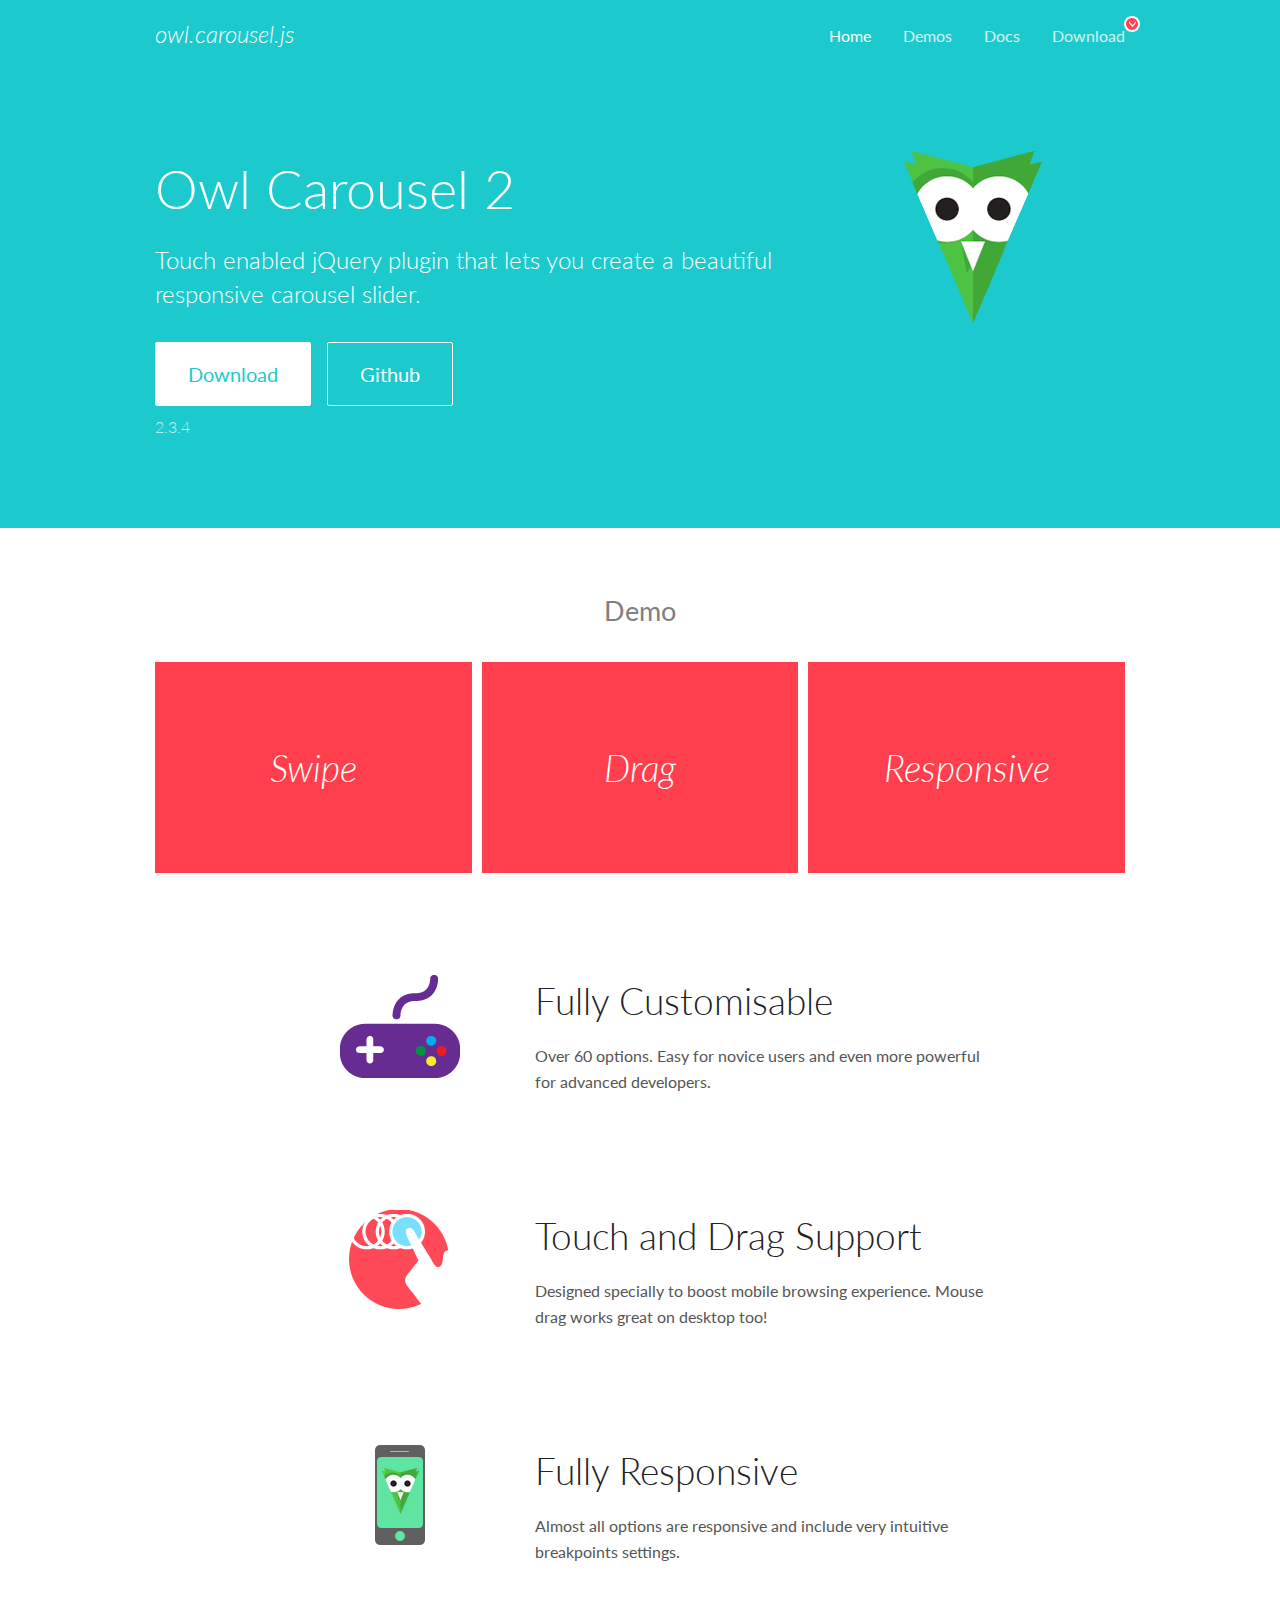
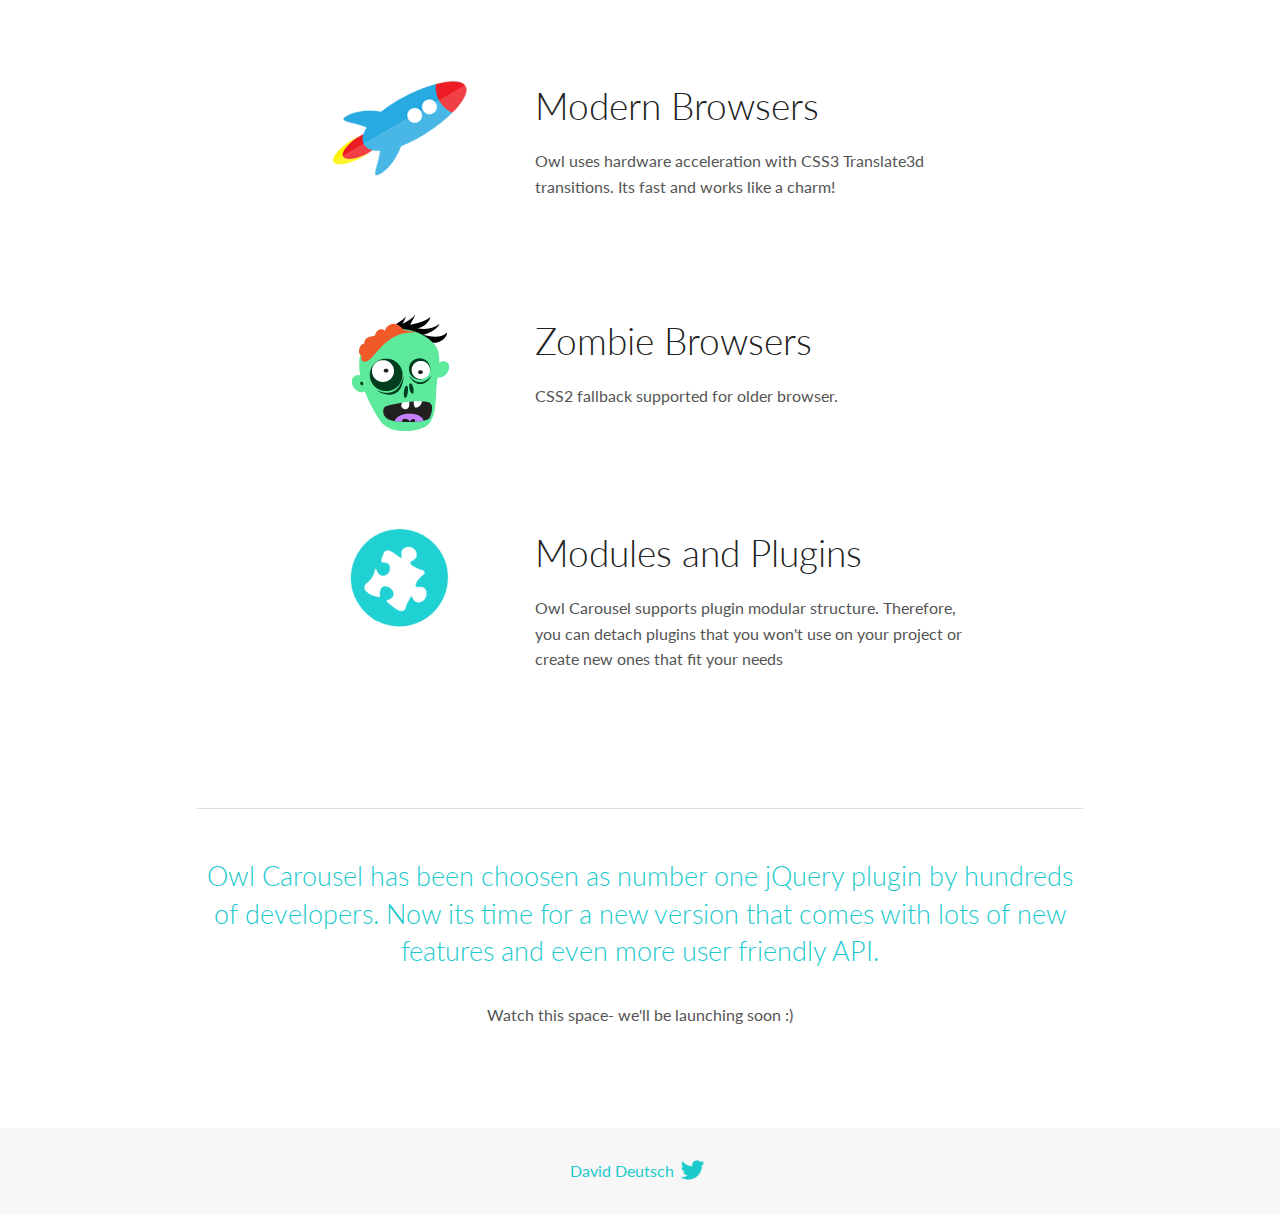
<file: OwlCarousel/docs/index.html>
<!DOCTYPE html>
<html lang="en">
  <head>

    <!-- head -->
    <meta charset="utf-8">
    <meta name="msapplication-tap-highlight" content="no" />
    <meta name="viewport" content="width=device-width, initial-scale=1.0" />
    <meta name="description" content="Touch enabled jQuery plugin that lets you create beautiful responsive carousel slider.">
    <meta name="author" content="David Deutsch">
    <title>
      Home | Owl Carousel | 2.3.4
    </title>

    <!-- Stylesheets -->
    <link href='https://fonts.googleapis.com/css?family=Lato:300,400,700,400italic,300italic' rel='stylesheet' type='text/css'>
    <link rel="stylesheet" href="assets/css/docs.theme.min.css">

    <!-- Owl Stylesheets -->
    <link rel="stylesheet" href="assets/owlcarousel/assets/owl.carousel.min.css">
    <link rel="stylesheet" href="assets/owlcarousel/assets/owl.theme.default.min.css">

    <!-- HTML5 shim and Respond.js IE8 support of HTML5 elements and media queries -->

    <!--[if lt IE 9]>
      <script src="https://oss.maxcdn.com/libs/html5shiv/3.7.0/html5shiv.js"></script>
      <script src="https://oss.maxcdn.com/libs/respond.js/1.3.0/respond.min.js"></script>
    <![endif]-->

    <!-- Favicons -->
    <link rel="apple-touch-icon-precomposed" sizes="144x144" href="assets/ico/apple-touch-icon-144-precomposed.png">
    <link rel="shortcut icon" href="assets/ico/favicon.png">
    <link rel="shortcut icon" href="favicon.ico">

    <!-- Yeah i know js should not be in header. Its required for demos.-->

    <!-- javascript -->
    <script src="assets/vendors/jquery.min.js"></script>
    <script src="assets/owlcarousel/owl.carousel.js"></script>
  </head>
  <body>

    <!-- header -->
    <header class="header">
      <div class="row">
        <div class="large-12 columns">
          <div class="brand left">
            <h3>
              <a href="/OwlCarousel2/">owl.carousel.js</a> 
            </h3>
          </div>
          <a id="toggle-nav" class="right">
            <span></span> <span></span> <span></span> 
          </a> 
          <div class="nav-bar">
            <ul class="clearfix">
              <li class="active">
                <a href="/OwlCarousel2/index.html">Home</a> 
              </li>
              <li> <a href="/OwlCarousel2/demos/demos.html">Demos</a>  </li>
              <li> <a href="/OwlCarousel2/docs/started-welcome.html">Docs</a>  </li>
              <li>
                <a href="https://github.com/OwlCarousel2/OwlCarousel2/archive/2.3.4.zip">Download</a> 
                <span class="download"></span> 
              </li>
            </ul>
          </div>
        </div>
      </div>
    </header>

    <!-- home panel -->
    <section id="hero">
      <div class="row">
        <div class="large-8 medium-8 columns">
          <h1>Owl Carousel 2</h1>
          <h4>Touch enabled jQuery plugin that lets you create a beautiful responsive carousel slider.</h4>
          <a href="https://github.com/OwlCarousel2/OwlCarousel2/archive/2.3.4.zip" class="hero-button">Download</a> 
          <a href="https://github.com/OwlCarousel2/OwlCarousel2" class="hero-button outline">Github</a> 
          <p>2.3.4</p>
        </div>
        <div class="large-4 medium-4 columns">
          <img class="owl-logo" src="assets/img/owl-logo.png" alt="mr. Owl">
        </div>
      </div>
    </section>

    <!-- body -->
    <div class="home-demo">
      <div class="row">
        <div class="large-12 columns">
          <h3>Demo</h3>
          <div class="owl-carousel">
            <div class="item">
              <h2>Swipe</h2>
            </div>
            <div class="item">
              <h2>Drag</h2>
            </div>
            <div class="item">
              <h2>Responsive</h2>
            </div>
            <div class="item">
              <h2>CSS3</h2>
            </div>
            <div class="item">
              <h2>Fast</h2>
            </div>
            <div class="item">
              <h2>Easy</h2>
            </div>
            <div class="item">
              <h2>Free</h2>
            </div>
            <div class="item">
              <h2>Upgradable</h2>
            </div>
            <div class="item">
              <h2>Tons of options</h2>
            </div>
            <div class="item">
              <h2>Infinity</h2>
            </div>
            <div class="item">
              <h2>Auto Width</h2>
            </div>
          </div>
        </div>
      </div>
    </div>
    <script>
      var owl = $('.owl-carousel');
      owl.owlCarousel({
        margin: 10,
        loop: true,
        responsive: {
          0: {
            items: 1
          },
          600: {
            items: 2
          },
          1000: {
            items: 3
          }
        }
      })
    </script>

    <!-- features -->
    <div id="features">
      <div class="row">
        <div class="small-12 medium-9 small-centered columns">
          <section class="row feature">
            <div class="medium-4 small-12 columns">
              <img src="assets/img/feature-options.png" alt="">
            </div>
            <div class="medium-8 small-12 columns">
              <h2>Fully Customisable</h2>
              <p>Over 60 options. Easy for novice users and even more powerful for advanced developers.</p>
            </div>
          </section>
          <section class="row feature">
            <div class="medium-4 small-12 columns">
              <img src="assets/img/feature-drag.png" alt="">
            </div>
            <div class="medium-8 small-12 columns">
              <h2>Touch and Drag Support</h2>
              <p>Designed specially to boost mobile browsing experience. Mouse drag works great on desktop too!</p>
            </div>
          </section>
          <section class="row feature">
            <div class="medium-4 small-12 columns">
              <img src="assets/img/feature-responsive.png" alt="">
            </div>
            <div class="medium-8 small-12 columns">
              <h2>Fully Responsive</h2>
              <p>Almost all options are responsive and include very intuitive breakpoints settings.</p>
            </div>
          </section>
          <section class="row feature">
            <div class="medium-4 small-12 columns">
              <img src="assets/img/feature-modern.png" alt="">
            </div>
            <div class="medium-8 small-12 columns">
              <h2>Modern Browsers</h2>
              <p>Owl uses hardware acceleration with CSS3 Translate3d transitions. Its fast and works like a charm! </p>
            </div>
          </section>
          <section class="row feature">
            <div class="medium-4 small-12 columns">
              <img src="assets/img/feature-zombie.png" alt="">
            </div>
            <div class="medium-8 small-12 columns">
              <h2>Zombie Browsers</h2>
              <p>CSS2 fallback supported for older browser.</p>
            </div>
          </section>
          <section class="row feature">
            <div class="medium-4 small-12 columns">
              <img src="assets/img/feature-module.png" alt="">
            </div>
            <div class="medium-8 small-12 columns">
              <h2>Modules and Plugins</h2>
              <p>Owl Carousel supports plugin modular structure. Therefore, you can detach plugins that you won&#x27;t use on your project or create new ones that fit your needs</p>
            </div>
          </section>
        </div>
      </div>
    </div>

    <!-- footer -->
    <section id="teaser-text">
      <div class="row">
        <div class="small-12 medium-11 small-centered columns">
          <hr>
          <h3 id="owl-carousel-has-been-choosen-as-number-one-jquery-plugin-by-hundreds-of-developers-now-its-time-for-a-new-version-that-comes-with-lots-of-new-features-and-even-more-user-friendly-api-">Owl Carousel has been choosen as number one jQuery plugin by hundreds of developers. Now its time for a new version that comes with lots of new features and even more user friendly API.</h3>
          <p>Watch this space- we&#39;ll be launching soon :)</p>
        </div>
      </div>
    </section>

    <!-- footer -->
    <footer class="footer">
      <div class="row">
        <div class="large-12 columns">
          <h5>
            <a href="/OwlCarousel2/docs/support-contact.html">David Deutsch</a> 
            <a id="custom-tweet-button" href="https://twitter.com/share?url=https://github.com/OwlCarousel2/OwlCarousel2&text=Owl Carousel - This is so awesome! " target="_blank"></a> 
          </h5>
        </div>
      </div>
    </footer>

    <!-- vendors -->
    <script src="assets/vendors/highlight.js"></script>
    <script src="assets/js/app.js"></script>
  </body>
</html>
</file>
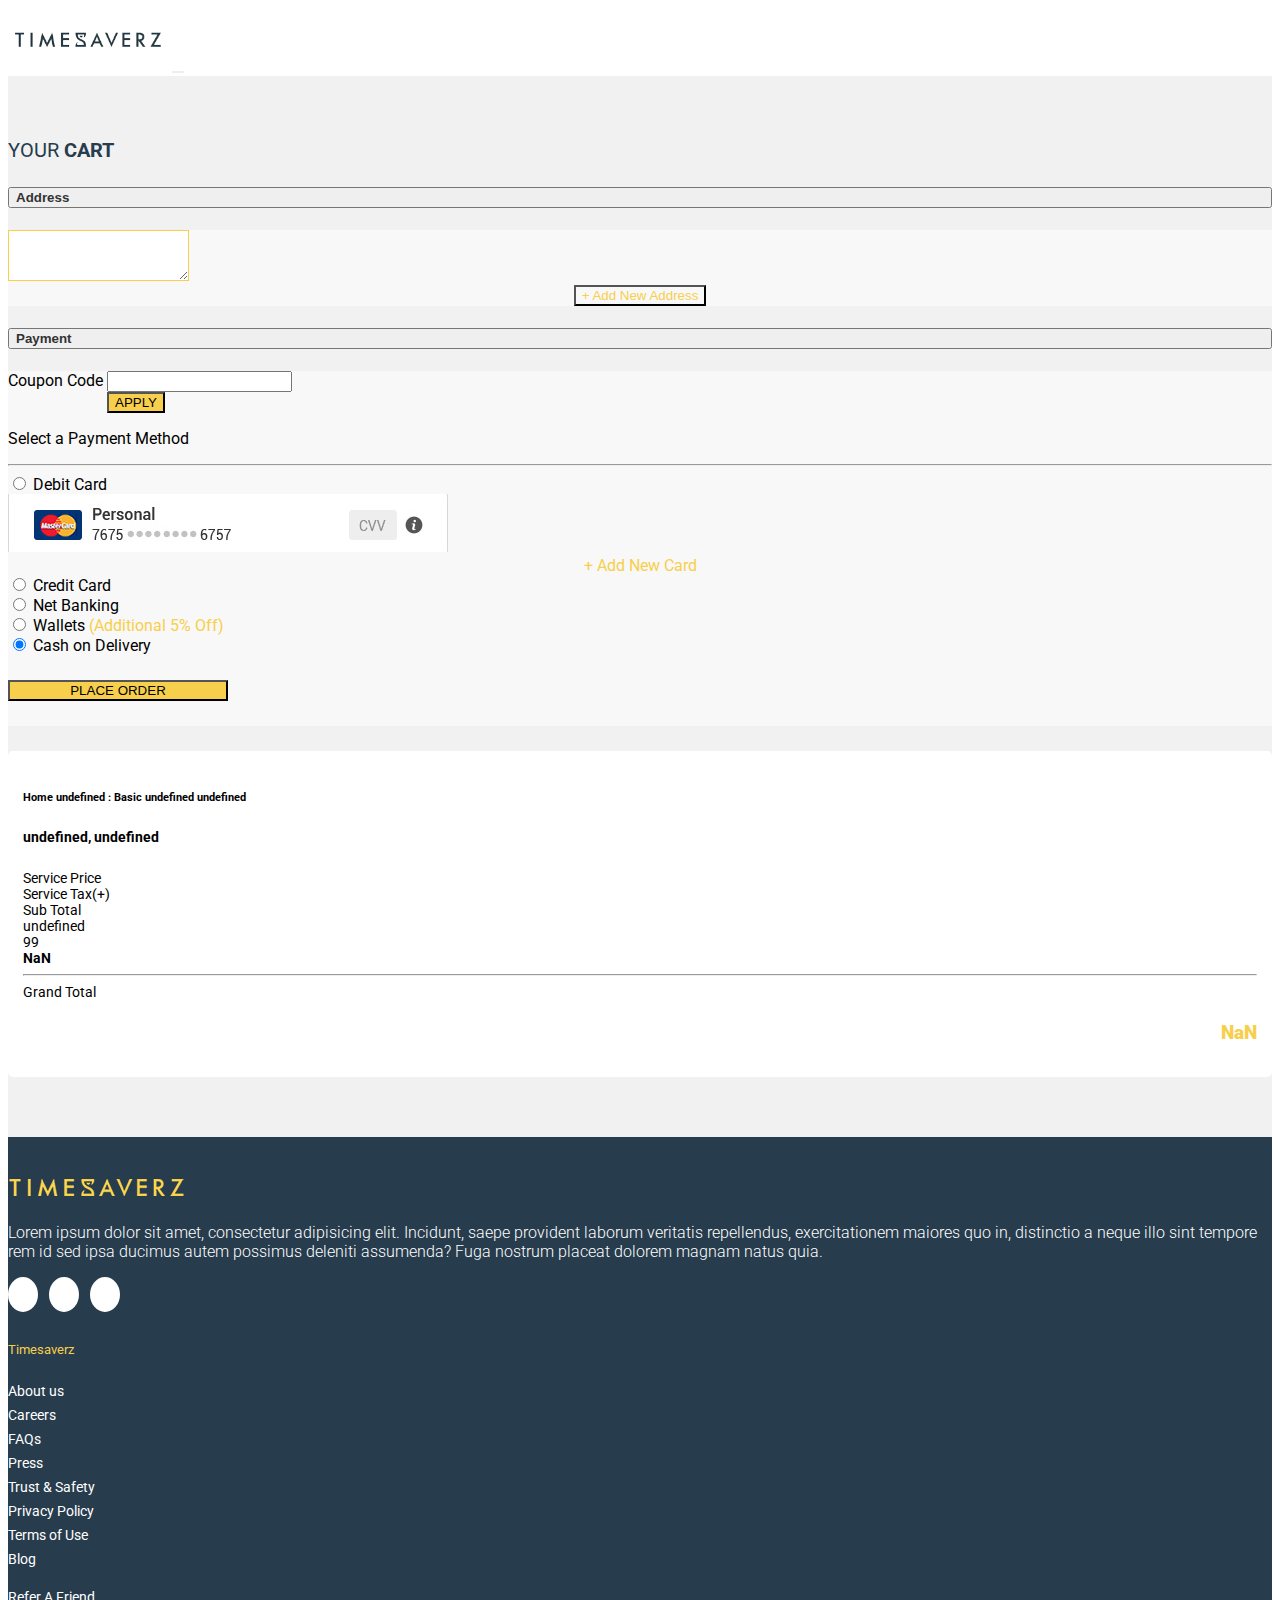
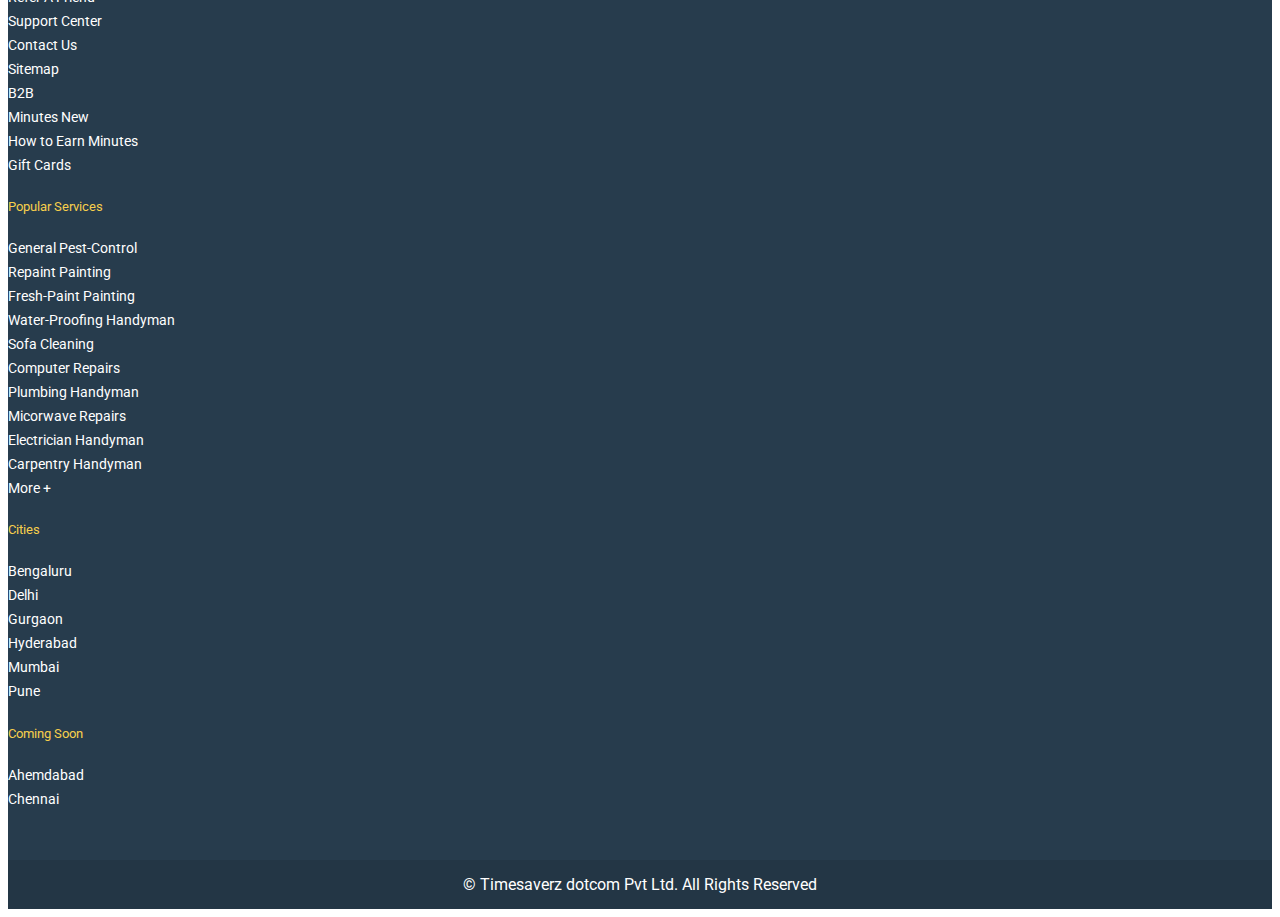
<file: shopping-cart.html>
<!DOCTYPE html>
<html lang="en">

<head>
  <meta charset="UTF-8">
  <meta name="viewport" content="width=device-width, initial-scale=1.0">
  <meta http-equiv="X-UA-Compatible" content="ie=edge">
  <title>Timesaverz - Home Services Specialist</title>

  <!-- Bootstrap CSS-->
  <link rel="stylesheet" href="https://stackpath.bootstrapcdn.com/bootstrap/4.1.3/css/bootstrap.min.css" integrity="sha384-MCw98/SFnGE8fJT3GXwEOngsV7Zt27NXFoaoApmYm81iuXoPkFOJwJ8ERdknLPMO"
    crossorigin="anonymous">
  <!-- Font Awesome -->
  <link rel="stylesheet" href="https://use.fontawesome.com/releases/v5.2.0/css/all.css" integrity="sha384-hWVjflwFxL6sNzntih27bfxkr27PmbbK/iSvJ+a4+0owXq79v+lsFkW54bOGbiDQ"
    crossorigin="anonymous">
  <!-- Owl Carousel -->
  <link rel="stylesheet" href="./OwlCarousel/dist/assets/owl.carousel.min.css">
  <link rel="stylesheet" href="./OwlCarousel/dist/assets/owl.theme.default.min.css">
  <!-- Custom Styles -->
  <link rel="stylesheet" href="./css/style.css">
</head>

<body>
  <!-- Header -->
  <header>
    <div class="navbar navbar-light bg-light shadow-sm">
      <div class="container d-flex justify-content-between">
        <a href="#" class="navbar-brand d-flex align-items-center">
          <img src="./images/logo.jpeg" class="img-fluid" alt="Timesaverz">
        </a>
        <button class="navbar-toggler" type="button" data-toggle="collapse" data-target="#navbarHeader" aria-controls="navbarHeader"
          aria-expanded="false" aria-label="Toggle navigation">
          <span class="navbar-toggler-icon"></span>
        </button>
      </div>
    </div>
  </header>

  <!-- Cart  -->
  <section id="cart">
    <div class="container">
      <div class="row">
        <div class="col">
          <h4 class="section-heading">Your <strong> Cart </strong></h4>
        </div>
      </div>
      <div class="row">
        <div class="col-md-8">
          <div class="card">
            <!-- Accordion -->
            <div class="accordion" id="accordionExample">
              <div class="accordion-wrapper">
                <div class="card-header" id="headingOne">
                  <h5 class="mb-0">
                    <button class="btn btn-link" type="button" data-toggle="collapse" data-target="#collapseOne" aria-expanded="true" aria-controls="collapseOne">
                      Address  <i class="fas fa-angle-right"></i> <i class="fas fa-check-circle"></i>
                    </button>
                  </h5>
                </div>

                <div id="collapseOne" class="collapse show" aria-labelledby="headingOne" data-parent="#accordionExample">
                  <div class="card-body">
                    <form id="addressForm" class="address-form">
                      <div class="row">
                        <div class="form-group col-md-8 mx-auto">
                          <textarea class="form-control address" name="address" required maxlength="250" rows="3" data-gramm="false"></textarea>
                          <button type="submit" id="addAddress" class="btn add-address-card">+ Add New Address </button>
                        </div>
                      </div>
                    </form>
                  </div>
                </div>
              </div>
              <div class="card">
                <div class="card-header" id="headingTwo">
                  <h5 class="mb-0">
                    <button class="btn btn-link collapsed" type="button" data-toggle="collapse" data-target="#collapseTwo" aria-expanded="false"
                      aria-controls="collapseTwo">
                      Payment <i class="fas fa-angle-right"></i>
                    </button>
                  </h5>
                </div>
                <div id="collapseTwo" class="collapse " aria-labelledby="headingTwo" data-parent="#accordionExample">
                  <div class="card-body">
                    <div class="row ">
                      <div class="col-md-8 mx-auto">
                        <div class="row">
                          <div class="form-group col-md-8">
                            <label> Coupon Code</label>
                            <input class="form-control">
                          </div>
                          <div class="form-group col-md-4">
                            <label style="visibility:hidden;"> Coupon Code</label>
                            <button class="btn btn-coupon btn-block">apply</button>
                          </div>
                        </div>
                        <div class="row">
                          <div class="col">
                            <p>Select a Payment Method</p>
                            <hr>
                          </div>
                        </div>
                        <div class="row">
                          <div class="col">
                            <div class="form-check">
                              <input class="form-check-input" type="radio" name="exampleRadios" id="exampleRadios1" value="option1" checked>
                              <label class="form-check-label">
                                Debit Card
                              </label>
                            </div>
                            <img src="./images/master-card.jpg" class="img-fluid">
                            <a href="#" class="add-address-card">+ Add New Card </a>
                            <div class="form-check">
                              <input class="form-check-input" type="radio" name="exampleRadios" id="exampleRadios1" value="option1" checked>
                              <label class="form-check-label">
                                Credit Card
                              </label>
                            </div>
                            <div class="form-check">
                              <input class="form-check-input" type="radio" name="exampleRadios" id="exampleRadios1" value="option1" checked>
                              <label class="form-check-label">
                                Net Banking
                              </label>
                            </div>
                            <div class="form-check">
                              <input class="form-check-input" type="radio" name="exampleRadios" id="exampleRadios1" value="option1" checked>
                              <label class="form-check-label">
                                Wallets <span>(Additional 5% Off)</span>
                              </label>
                            </div>
                            <div class="form-check">
                              <input class="form-check-input" type="radio" name="exampleRadios" id="exampleRadios1" value="option1" checked>
                              <label class="form-check-label">
                                Cash on Delivery
                              </label>
                            </div>
                          </div>
                        </div>
                        <div class="row">
                          <div class="col text-center">
                            <button class="btn btn-coupon btn-place-order">place order</button>
                          </div>
                        </div>
                      </div>
                    </div>
                  </div>
                </div>
              </div>
            </div>
          </div>
        </div>
        <div class="col-md-4">
          <div class="billing-card">
            <div class="row">
              <div class="col">
                <h6 class="service-name"> <h6>
                <p class="service-date"> </p>
              </div>
            </div>
            <div class="row">
              <div class="col-8 text-right">
                <p>Service Price</p>
                <p>Service Tax(+)</p>
                <p>Sub Total</p>
              </div>
              <div class="col-4">
                <p class="service-price"> 700</p>
                <p class="service-tax"><i class="fas fa-rupee-sign"></i> 99</p>
                <p class="sub-total"></p>
              </div>
            </div>
            <hr> 
            <div class="row total">
              <div class="col" style="align-items: center;display: flex;">
                <p>Grand Total</p>
              </div>
              <div class="col">
                <h3 class="grand-total"> <i class="fas fa-rupee-sign"></i></h3>
              </div>
            </div>
          </div>
          <div class="billing-card address-card">
            <address>
            </address>
          </div>
        </div>
      </div>
    </div>
  </section>


  <!-- Footer -->
  <footer>
    <section id="footer-lg">
      <div class="container">
        <div class="row">
          <div class="col-md-4">
            <img src="./images/footer-logo.jpg" alt="footer-logo" class="img-fluid">
            <p>Lorem ipsum dolor sit amet, consectetur adipisicing elit. Incidunt, saepe provident laborum veritatis repellendus,
              exercitationem maiores quo in, distinctio a neque illo sint tempore rem id sed ipsa ducimus autem possimus
              deleniti assumenda? Fuga nostrum placeat dolorem magnam natus quia.</p>
            <ul class="social-icons">
              <li><a href="#"><i class="fab fa-facebook-f"></i></a></li>
              <li><a href="#"><i class="fab fa-twitter"></i></a></li>
              <li><a href="#"><i class="fab fa-instagram"></i></a></li>
            </ul>
          </div>
          <div class="col-md-4">
            <h5 class="footer-heading">Timesaverz</h5>
            <div class="row">
              <div class="col">
                <ul>
                  <li>About us</li>
                  <li>Careers</li>
                  <li>FAQs</li>
                  <li>Press</li>
                  <li>Trust & Safety</li>
                  <li>Privacy Policy</li>
                  <li>Terms of Use</li>
                  <li>Blog</li>
                </ul>
              </div>
              <div class="col">
                <ul>
                  <li>Refer A Friend</li>
                  <li>Support Center</li>
                  <li>Contact Us</li>
                  <li>Sitemap</li>
                  <li>B2B</li>
                  <li>Minutes New</li>
                  <li>How to Earn Minutes</li>
                  <li>Gift Cards</li>
                </ul>
              </div>
            </div>
          </div>
          <div class="col-md-2">
            <h5 class="footer-heading">Popular Services</h5>
            <div class="row">
              <div class="col">
                <ul>
                  <li>General Pest-Control</li>
                  <li>Repaint Painting</li>
                  <li>Fresh-Paint Painting</li>
                  <li>Water-Proofing Handyman</li>
                  <li>Sofa Cleaning</li>
                  <li>Computer Repairs</li>
                  <li>Plumbing Handyman</li>
                  <li>Micorwave Repairs</li>
                  <li>Electrician Handyman</li>
                  <li>Carpentry Handyman</li>
                  <li>More +</li>
                </ul>
              </div>
            </div>
          </div>
          <div class="col-md-2">
            <h5 class="footer-heading">Cities</h5>
            <div class="row">
              <div class="col">
                <ul>
                  <li>Bengaluru</li>
                  <li>Delhi</li>
                  <li>Gurgaon</li>
                  <li>Hyderabad</li>
                  <li>Mumbai</li>
                  <li>Pune</li>
                </ul>
                <h5 class="footer-heading">Coming Soon</h5>
                <ul>
                  <li>Ahemdabad</li>
                  <li>Chennai</li>
                </ul>
              </div>
            </div>
          </div>
        </div>
      </div>
    </section>
    <div id="footer-sm">
        <div class="container">
          <div class="row">
            <div class="col">
              <p> &copy; Timesaverz dotcom Pvt Ltd. All Rights Reserved </p>
            </div>
          </div>
        </div>
      </div>
  </footer>

  <!-- JQuery and Popper JS -->
  <script src="https://ajax.googleapis.com/ajax/libs/jquery/3.2.1/jquery.min.js"></script>
  <script src="https://cdnjs.cloudflare.com/ajax/libs/popper.js/1.14.3/umd/popper.min.js" integrity="sha384-ZMP7rVo3mIykV+2+9J3UJ46jBk0WLaUAdn689aCwoqbBJiSnjAK/l8WvCWPIPm49"
    crossorigin="anonymous"></script>
  <!-- Bootstrap JS -->
  <script src="https://stackpath.bootstrapcdn.com/bootstrap/4.1.3/js/bootstrap.min.js" integrity="sha384-ChfqqxuZUCnJSK3+MXmPNIyE6ZbWh2IMqE241rYiqJxyMiZ6OW/JmZQ5stwEULTy"
    crossorigin="anonymous"></script>
  <script src="./OwlCarousel/dist/owl.carousel.min.js"></script>
  <script src="./js/main.js"></script>
</body>

</html>
</file>
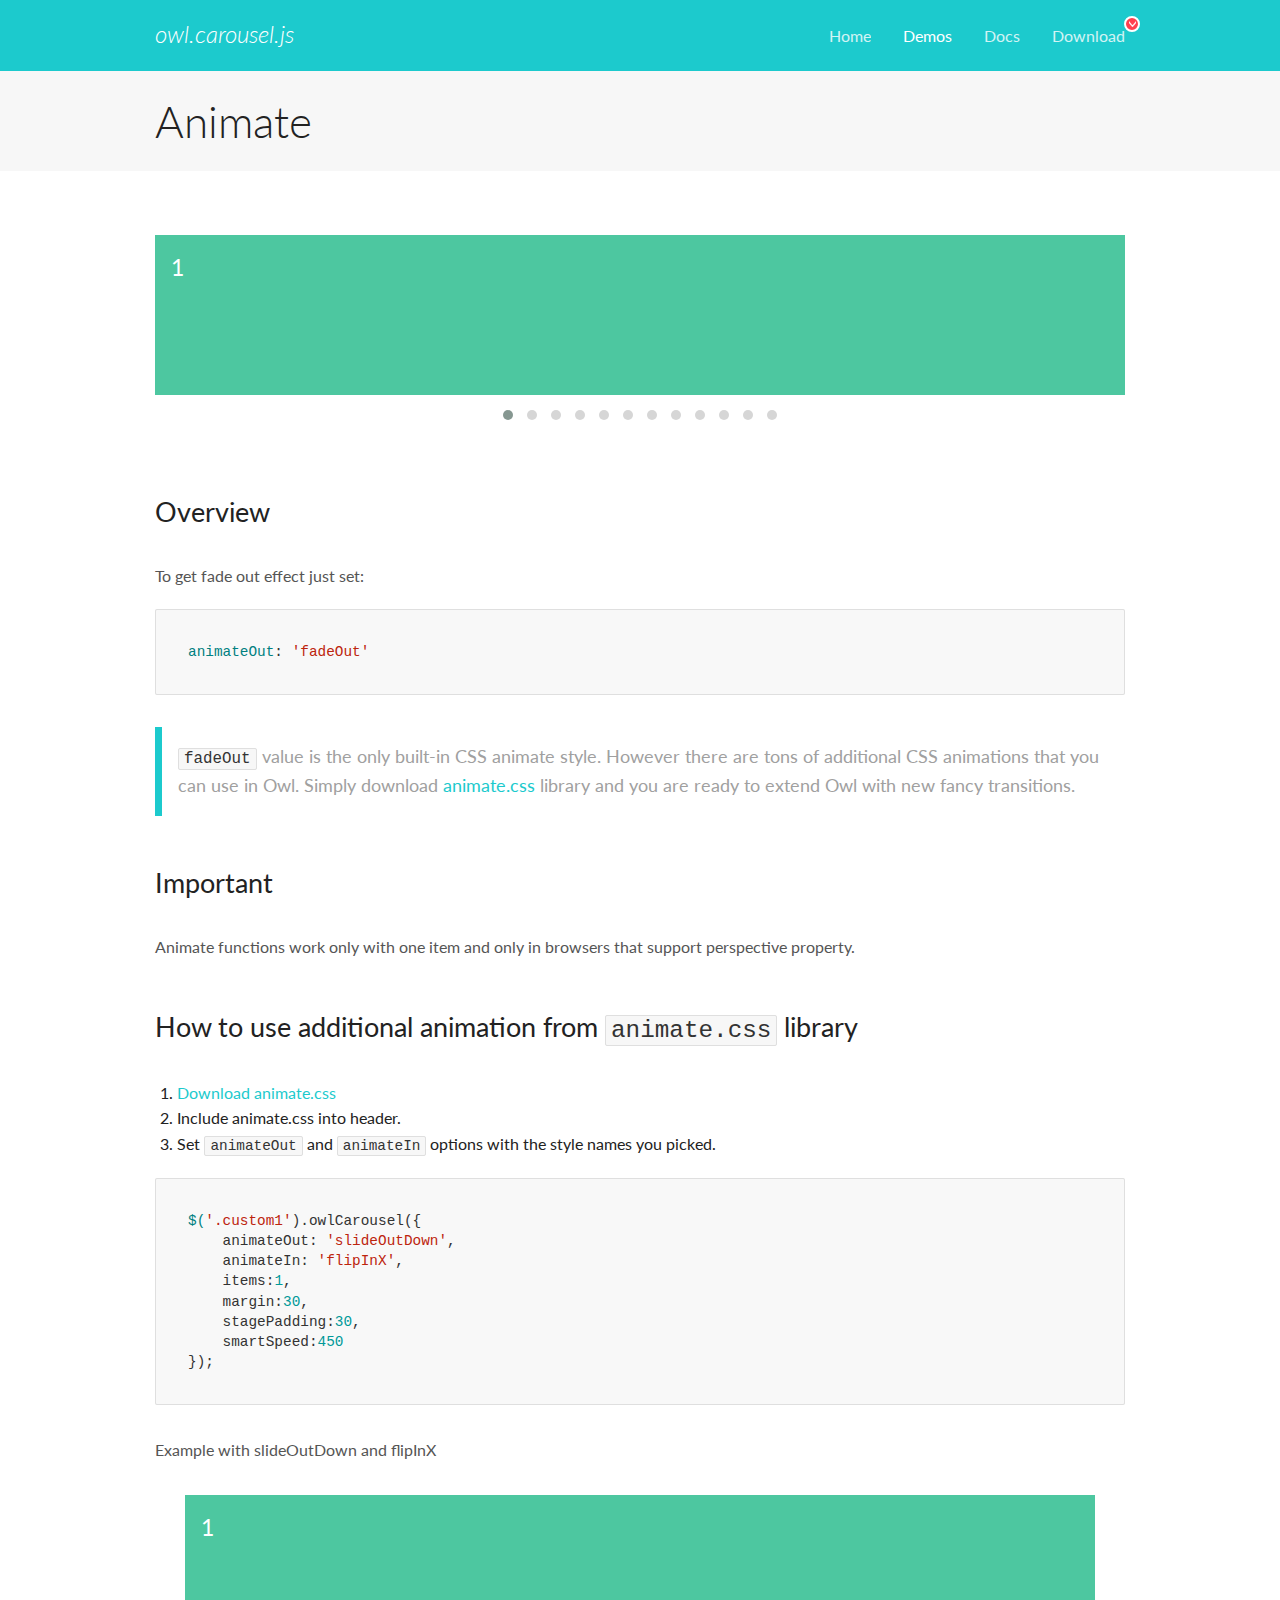
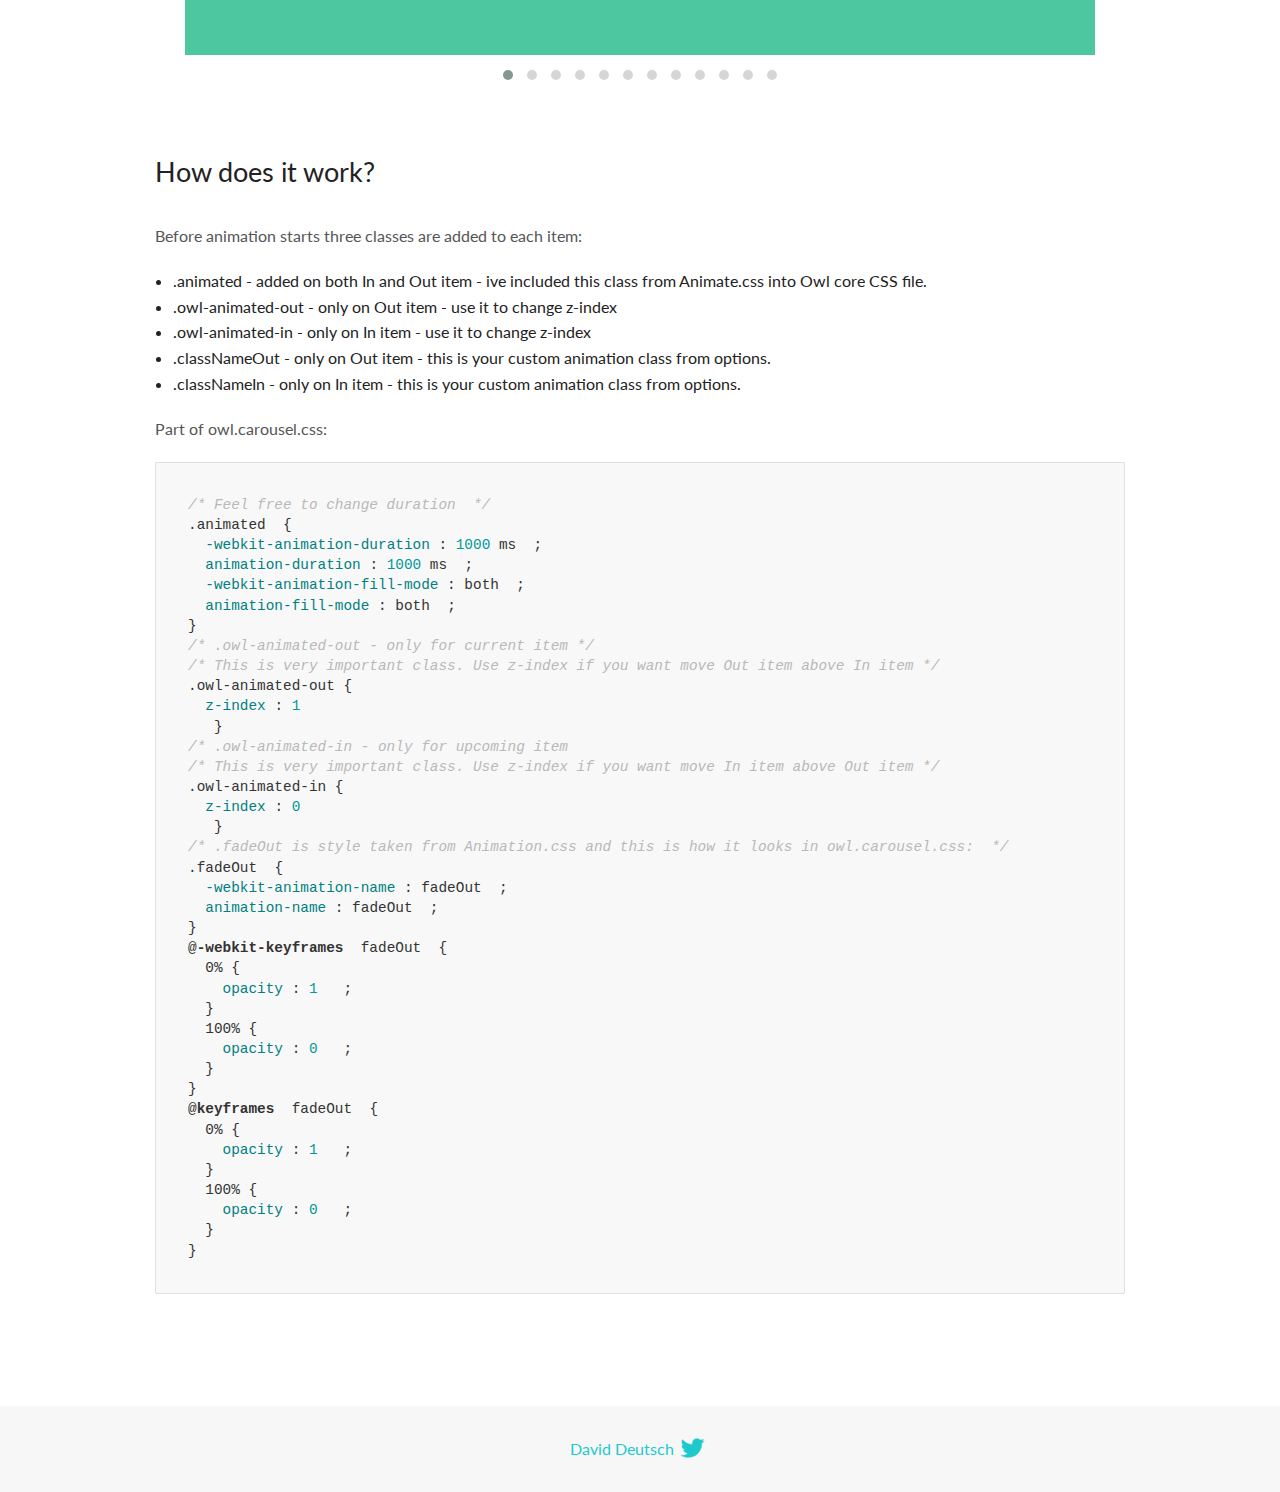
<file: OwlCarousel/docs/demos/animate.html>
<!DOCTYPE html>
<html lang="en">
  <head>

    <!-- head -->
    <meta charset="utf-8">
    <meta name="msapplication-tap-highlight" content="no" />
    <meta name="viewport" content="width=device-width, initial-scale=1.0" />
    <meta name="description" content="Animate carousel">
    <meta name="author" content="David Deutsch">
    <title>
      Animate Demo | Owl Carousel | 2.3.4
    </title>

    <!-- Stylesheets -->
    <link href='https://fonts.googleapis.com/css?family=Lato:300,400,700,400italic,300italic' rel='stylesheet' type='text/css'>
    <link rel="stylesheet" href="../assets/css/docs.theme.min.css">

    <!-- Owl Stylesheets -->
    <link rel="stylesheet" href="../assets/owlcarousel/assets/owl.carousel.min.css">
    <link rel="stylesheet" href="../assets/owlcarousel/assets/owl.theme.default.min.css">

    <!-- HTML5 shim and Respond.js IE8 support of HTML5 elements and media queries -->

    <!--[if lt IE 9]>
      <script src="https://oss.maxcdn.com/libs/html5shiv/3.7.0/html5shiv.js"></script>
      <script src="https://oss.maxcdn.com/libs/respond.js/1.3.0/respond.min.js"></script>
    <![endif]-->

    <!-- Favicons -->
    <link rel="apple-touch-icon-precomposed" sizes="144x144" href="../assets/ico/apple-touch-icon-144-precomposed.png">
    <link rel="shortcut icon" href="../assets/ico/favicon.png">
    <link rel="shortcut icon" href="favicon.ico">

    <!-- Yeah i know js should not be in header. Its required for demos.-->

    <!-- javascript -->
    <script src="../assets/vendors/jquery.min.js"></script>
    <script src="../assets/owlcarousel/owl.carousel.js"></script>
  </head>
  <body>

    <!-- header -->
    <header class="header">
      <div class="row">
        <div class="large-12 columns">
          <div class="brand left">
            <h3>
              <a href="/OwlCarousel2/">owl.carousel.js</a> 
            </h3>
          </div>
          <a id="toggle-nav" class="right">
            <span></span> <span></span> <span></span> 
          </a> 
          <div class="nav-bar">
            <ul class="clearfix">
              <li> <a href="/OwlCarousel2/index.html">Home</a>  </li>
              <li class="active">
                <a href="/OwlCarousel2/demos/demos.html">Demos</a> 
              </li>
              <li> <a href="/OwlCarousel2/docs/started-welcome.html">Docs</a>  </li>
              <li>
                <a href="https://github.com/OwlCarousel2/OwlCarousel2/archive/2.3.4.zip">Download</a> 
                <span class="download"></span> 
              </li>
            </ul>
          </div>
        </div>
      </div>
    </header>

    <!-- title -->
    <section class="title">
      <div class="row">
        <div class="large-12 columns">
          <h1>Animate</h1>
        </div>
      </div>
    </section>

    <!--  Demos -->
    <section id="demos">
      <div class="row">
        <div class="large-12 columns">
          <div class="fadeOut owl-carousel owl-theme">
            <div class="item">
              <h4>1</h4>
            </div>
            <div class="item">
              <h4>2</h4>
            </div>
            <div class="item">
              <h4>3</h4>
            </div>
            <div class="item">
              <h4>4</h4>
            </div>
            <div class="item">
              <h4>5</h4>
            </div>
            <div class="item">
              <h4>6</h4>
            </div>
            <div class="item">
              <h4>7</h4>
            </div>
            <div class="item">
              <h4>8</h4>
            </div>
            <div class="item">
              <h4>9</h4>
            </div>
            <div class="item">
              <h4>10</h4>
            </div>
            <div class="item">
              <h4>11</h4>
            </div>
            <div class="item">
              <h4>12</h4>
            </div>
          </div>
          <h3 id="overview">Overview</h3>
          <p>To get fade out effect just set:</p>
          <pre><code>animateOut: &#39;fadeOut&#39;</code></pre>
          <blockquote>
            <p><code>fadeOut</code> value is the only built-in CSS animate style. However there are tons of additional CSS animations that you can use in Owl. Simply download
              <a href="https://daneden.github.io/animate.css/">animate.css</a>  library and you are ready to extend Owl with new fancy transitions.</p>
          </blockquote>
          <h3 id="important">Important</h3>
          <p>Animate functions work only with one item and only in browsers that support perspective property.</p>
          <h3 id="how-to-use-additional-animation-from-animate-css-library">How to use additional animation from <code>animate.css</code> library</h3>
          <ol>
            <li> <a href="https://daneden.github.io/animate.css/">Download animate.css</a>  </li>
            <li>Include animate.css into header.</li>
            <li>Set <code>animateOut</code> and <code>animateIn</code> options with the style names you picked.</li>
          </ol>
          <pre><code>$(&#39;.custom1&#39;).owlCarousel({
    animateOut: &#39;slideOutDown&#39;,
    animateIn: &#39;flipInX&#39;,
    items:1,
    margin:30,
    stagePadding:30,
    smartSpeed:450
});</code></pre>
          <p>Example with slideOutDown and flipInX</p>
          <div class="custom1 owl-carousel owl-theme">
            <div class="item">
              <h4>1</h4>
            </div>
            <div class="item">
              <h4>2</h4>
            </div>
            <div class="item">
              <h4>3</h4>
            </div>
            <div class="item">
              <h4>4</h4>
            </div>
            <div class="item">
              <h4>5</h4>
            </div>
            <div class="item">
              <h4>6</h4>
            </div>
            <div class="item">
              <h4>7</h4>
            </div>
            <div class="item">
              <h4>8</h4>
            </div>
            <div class="item">
              <h4>9</h4>
            </div>
            <div class="item">
              <h4>10</h4>
            </div>
            <div class="item">
              <h4>11</h4>
            </div>
            <div class="item">
              <h4>12</h4>
            </div>
          </div>
          <h3 id="how-does-it-work-">How does it work?</h3>
          <p>Before animation starts three classes are added to each item:</p>
          <ul>
            <li>.animated - added on both In and Out item - ive included this class from Animate.css into Owl core CSS file.</li>
            <li>.owl-animated-out - only on Out item - use it to change z-index</li>
            <li>.owl-animated-in - only on In item - use it to change z-index</li>
            <li>.classNameOut - only on Out item - this is your custom animation class from options.</li>
            <li>.classNameIn - only on In item - this is your custom animation class from options.</li>
          </ul>
          <p>Part of owl.carousel.css:</p>
          <pre><code class="language-css"><span class="comment">/* Feel free to change duration  */</span> 
<span class="class">.animated</span>  <span class="rules">{
  <span class="rule"><span class="attribute">-webkit-animation-duration</span> :<span class="value"> <span class="number">1000</span> ms</span> </span> ;
  <span class="rule"><span class="attribute">animation-duration</span> :<span class="value"> <span class="number">1000</span> ms</span> </span> ;
  <span class="rule"><span class="attribute">-webkit-animation-fill-mode</span> :<span class="value"> both</span> </span> ;
  <span class="rule"><span class="attribute">animation-fill-mode</span> :<span class="value"> both</span> </span> ;
<span class="rule">}</span> </span> 
<span class="comment">/* .owl-animated-out - only for current item */</span> 
<span class="comment">/* This is very important class. Use z-index if you want move Out item above In item */</span> 
<span class="class">.owl-animated-out</span> <span class="rules">{
  <span class="rule"><span class="attribute">z-index</span> :<span class="value"> <span class="number">1</span> 
</span> </span> </span> }
<span class="comment">/* .owl-animated-in - only for upcoming item
/* This is very important class. Use z-index if you want move In item above Out item */</span> 
<span class="class">.owl-animated-in</span> <span class="rules">{
  <span class="rule"><span class="attribute">z-index</span> :<span class="value"> <span class="number">0</span> 
</span> </span> </span> }
<span class="comment">/* .fadeOut is style taken from Animation.css and this is how it looks in owl.carousel.css:  */</span> 
<span class="class">.fadeOut</span>  <span class="rules">{
  <span class="rule"><span class="attribute">-webkit-animation-name</span> :<span class="value"> fadeOut</span> </span> ;
  <span class="rule"><span class="attribute">animation-name</span> :<span class="value"> fadeOut</span> </span> ;
<span class="rule">}</span> </span> 
<span class="at_rule">@<span class="keyword">-webkit-keyframes</span>  fadeOut </span> {
  0% <span class="rules">{
    <span class="rule"><span class="attribute">opacity</span> :<span class="value"> <span class="number">1</span> </span> </span> ;
  <span class="rule">}</span> </span> 
  100% <span class="rules">{
    <span class="rule"><span class="attribute">opacity</span> :<span class="value"> <span class="number">0</span> </span> </span> ;
  <span class="rule">}</span> </span> 
}
<span class="at_rule">@<span class="keyword">keyframes</span>  fadeOut </span> {
  0% <span class="rules">{
    <span class="rule"><span class="attribute">opacity</span> :<span class="value"> <span class="number">1</span> </span> </span> ;
  <span class="rule">}</span> </span> 
  100% <span class="rules">{
    <span class="rule"><span class="attribute">opacity</span> :<span class="value"> <span class="number">0</span> </span> </span> ;
  <span class="rule">}</span> </span> 
}</code></pre>
          <link rel="stylesheet" href="../assets/css/animate.css">
          <script>
            jQuery(document).ready(function($) {
              $('.fadeOut').owlCarousel({
                items: 1,
                animateOut: 'fadeOut',
                loop: true,
                margin: 10,
              });
              $('.custom1').owlCarousel({
                animateOut: 'slideOutDown',
                animateIn: 'flipInX',
                items: 1,
                margin: 30,
                stagePadding: 30,
                smartSpeed: 450
              });
            });
          </script>
        </div>
      </div>
    </section>

    <!-- footer -->
    <footer class="footer">
      <div class="row">
        <div class="large-12 columns">
          <h5>
            <a href="/OwlCarousel2/docs/support-contact.html">David Deutsch</a> 
            <a id="custom-tweet-button" href="https://twitter.com/share?url=https://github.com/OwlCarousel2/OwlCarousel2&text=Owl Carousel - This is so awesome! " target="_blank"></a> 
          </h5>
        </div>
      </div>
    </footer>

    <!-- vendors -->
    <script src="../assets/vendors/highlight.js"></script>
    <script src="../assets/js/app.js"></script>
  </body>
</html>
</file>
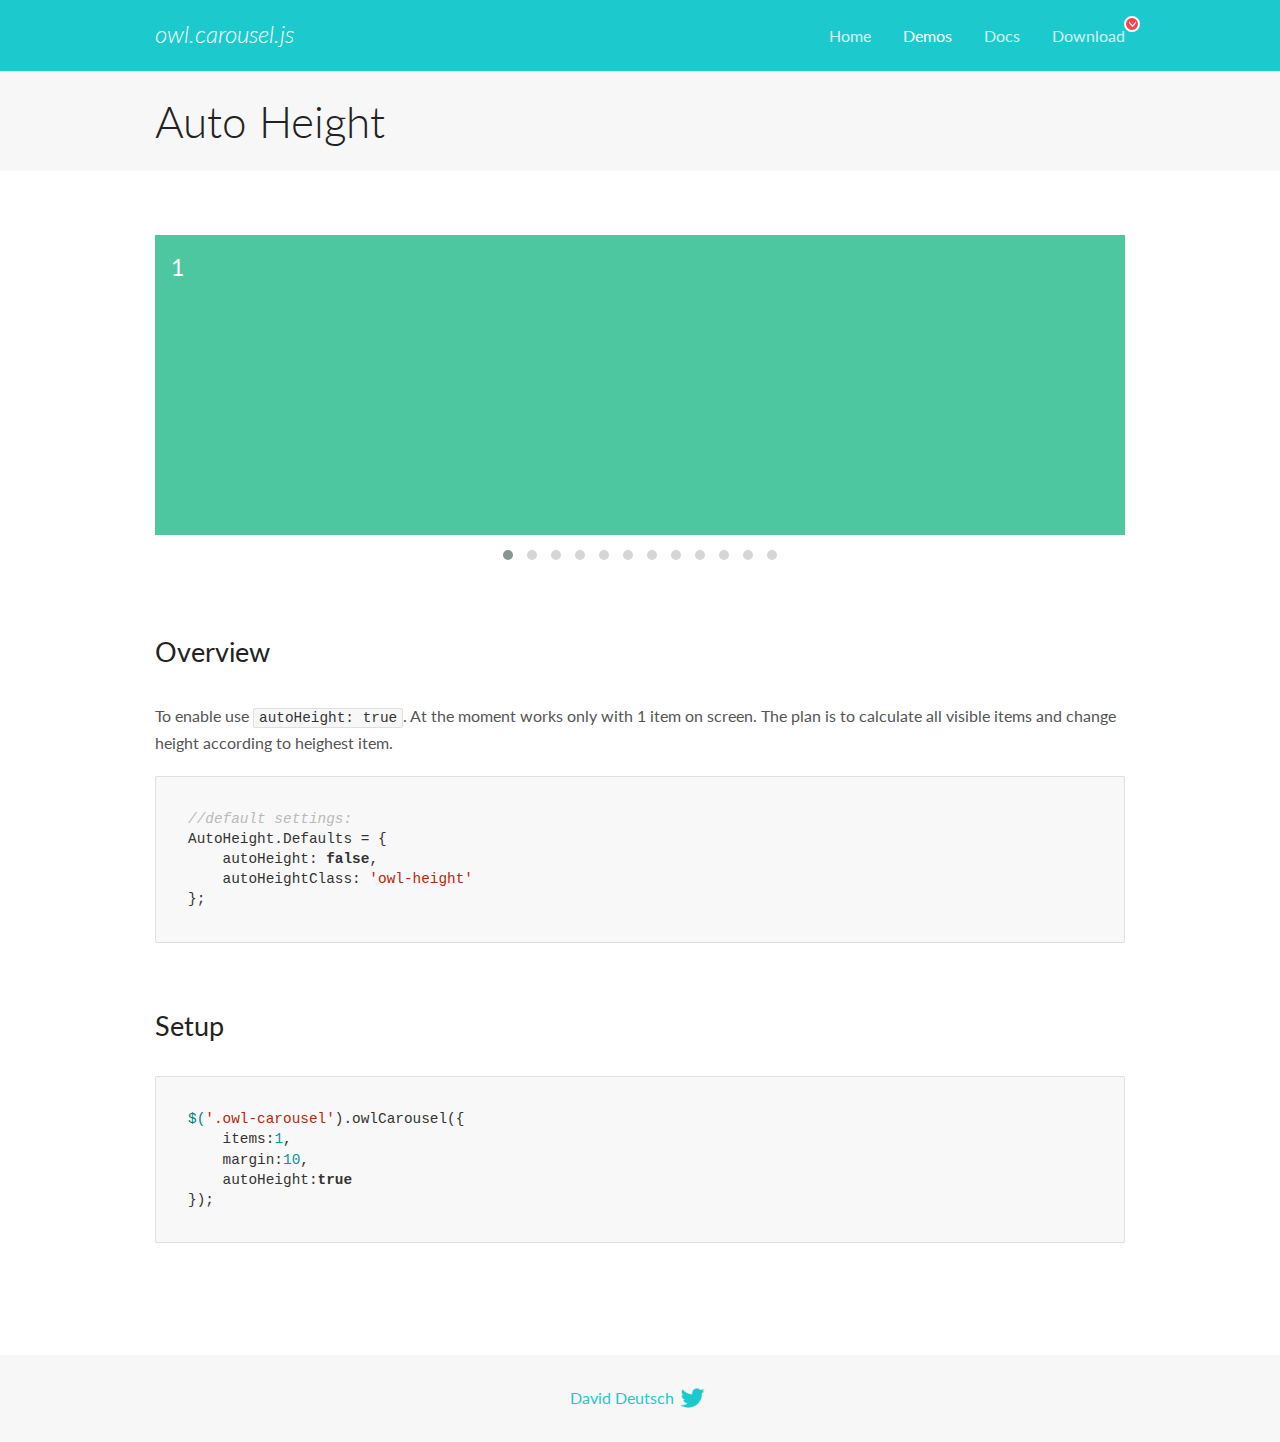
<file: OwlCarousel/docs/demos/autoheight.html>
<!DOCTYPE html>
<html lang="en">
  <head>

    <!-- head -->
    <meta charset="utf-8">
    <meta name="msapplication-tap-highlight" content="no" />
    <meta name="viewport" content="width=device-width, initial-scale=1.0" />
    <meta name="description" content="autoHeight usage demo">
    <meta name="author" content="David Deutsch">
    <title>
      Auto Height Demo | Owl Carousel | 2.3.4
    </title>

    <!-- Stylesheets -->
    <link href='https://fonts.googleapis.com/css?family=Lato:300,400,700,400italic,300italic' rel='stylesheet' type='text/css'>
    <link rel="stylesheet" href="../assets/css/docs.theme.min.css">

    <!-- Owl Stylesheets -->
    <link rel="stylesheet" href="../assets/owlcarousel/assets/owl.carousel.min.css">
    <link rel="stylesheet" href="../assets/owlcarousel/assets/owl.theme.default.min.css">

    <!-- HTML5 shim and Respond.js IE8 support of HTML5 elements and media queries -->

    <!--[if lt IE 9]>
      <script src="https://oss.maxcdn.com/libs/html5shiv/3.7.0/html5shiv.js"></script>
      <script src="https://oss.maxcdn.com/libs/respond.js/1.3.0/respond.min.js"></script>
    <![endif]-->

    <!-- Favicons -->
    <link rel="apple-touch-icon-precomposed" sizes="144x144" href="../assets/ico/apple-touch-icon-144-precomposed.png">
    <link rel="shortcut icon" href="../assets/ico/favicon.png">
    <link rel="shortcut icon" href="favicon.ico">

    <!-- Yeah i know js should not be in header. Its required for demos.-->

    <!-- javascript -->
    <script src="../assets/vendors/jquery.min.js"></script>
    <script src="../assets/owlcarousel/owl.carousel.js"></script>
  </head>
  <body>

    <!-- header -->
    <header class="header">
      <div class="row">
        <div class="large-12 columns">
          <div class="brand left">
            <h3>
              <a href="/OwlCarousel2/">owl.carousel.js</a> 
            </h3>
          </div>
          <a id="toggle-nav" class="right">
            <span></span> <span></span> <span></span> 
          </a> 
          <div class="nav-bar">
            <ul class="clearfix">
              <li> <a href="/OwlCarousel2/index.html">Home</a>  </li>
              <li class="active">
                <a href="/OwlCarousel2/demos/demos.html">Demos</a> 
              </li>
              <li> <a href="/OwlCarousel2/docs/started-welcome.html">Docs</a>  </li>
              <li>
                <a href="https://github.com/OwlCarousel2/OwlCarousel2/archive/2.3.4.zip">Download</a> 
                <span class="download"></span> 
              </li>
            </ul>
          </div>
        </div>
      </div>
    </header>

    <!-- title -->
    <section class="title">
      <div class="row">
        <div class="large-12 columns">
          <h1>Auto Height</h1>
        </div>
      </div>
    </section>

    <!--  Demos -->
    <section id="demos">
      <div class="row">
        <div class="large-12 columns">
          <div class="owl-carousel owl-theme">
            <div class="item" style="height:300px">
              <h4>1</h4>
            </div>
            <div class="item" style="height:100px">
              <h4>2</h4>
            </div>
            <div class="item" style="height:500px">
              <h4>3</h4>
            </div>
            <div class="item" style="height:250px">
              <h4>4</h4>
            </div>
            <div class="item" style="height:400px">
              <h4>5</h4>
            </div>
            <div class="item" style="height:500px">
              <h4>6</h4>
            </div>
            <div class="item" style="height:600px">
              <h4>7</h4>
            </div>
            <div class="item" style="height:400px">
              <h4>8</h4>
            </div>
            <div class="item" style="height:300px">
              <h4>9</h4>
            </div>
            <div class="item" style="height:350px">
              <h4>10</h4>
            </div>
            <div class="item" style="height:200px">
              <h4>11</h4>
            </div>
            <div class="item" style="height:150px">
              <h4>12</h4>
            </div>
          </div>
          <h3 id="overview">Overview</h3>
          <p>To enable use <code>autoHeight: true</code>. At the moment works only with 1 item on screen. The plan is to calculate all visible items and change height according to heighest item.</p>
          <pre><code>//default settings:
AutoHeight.Defaults = {
    autoHeight: false,
    autoHeightClass: &#39;owl-height&#39;
};</code></pre>
          <h3 id="setup">Setup</h3>
          <pre><code>$(&#39;.owl-carousel&#39;).owlCarousel({
    items:1,
    margin:10,
    autoHeight:true
});</code></pre>
          <script>
            $(document).ready(function() {
              $('.owl-carousel').owlCarousel({
                items: 1,
                margin: 10,
                autoHeight: true
              });
            })
          </script>
        </div>
      </div>
    </section>

    <!-- footer -->
    <footer class="footer">
      <div class="row">
        <div class="large-12 columns">
          <h5>
            <a href="/OwlCarousel2/docs/support-contact.html">David Deutsch</a> 
            <a id="custom-tweet-button" href="https://twitter.com/share?url=https://github.com/OwlCarousel2/OwlCarousel2&text=Owl Carousel - This is so awesome! " target="_blank"></a> 
          </h5>
        </div>
      </div>
    </footer>

    <!-- vendors -->
    <script src="../assets/vendors/highlight.js"></script>
    <script src="../assets/js/app.js"></script>
  </body>
</html>
</file>
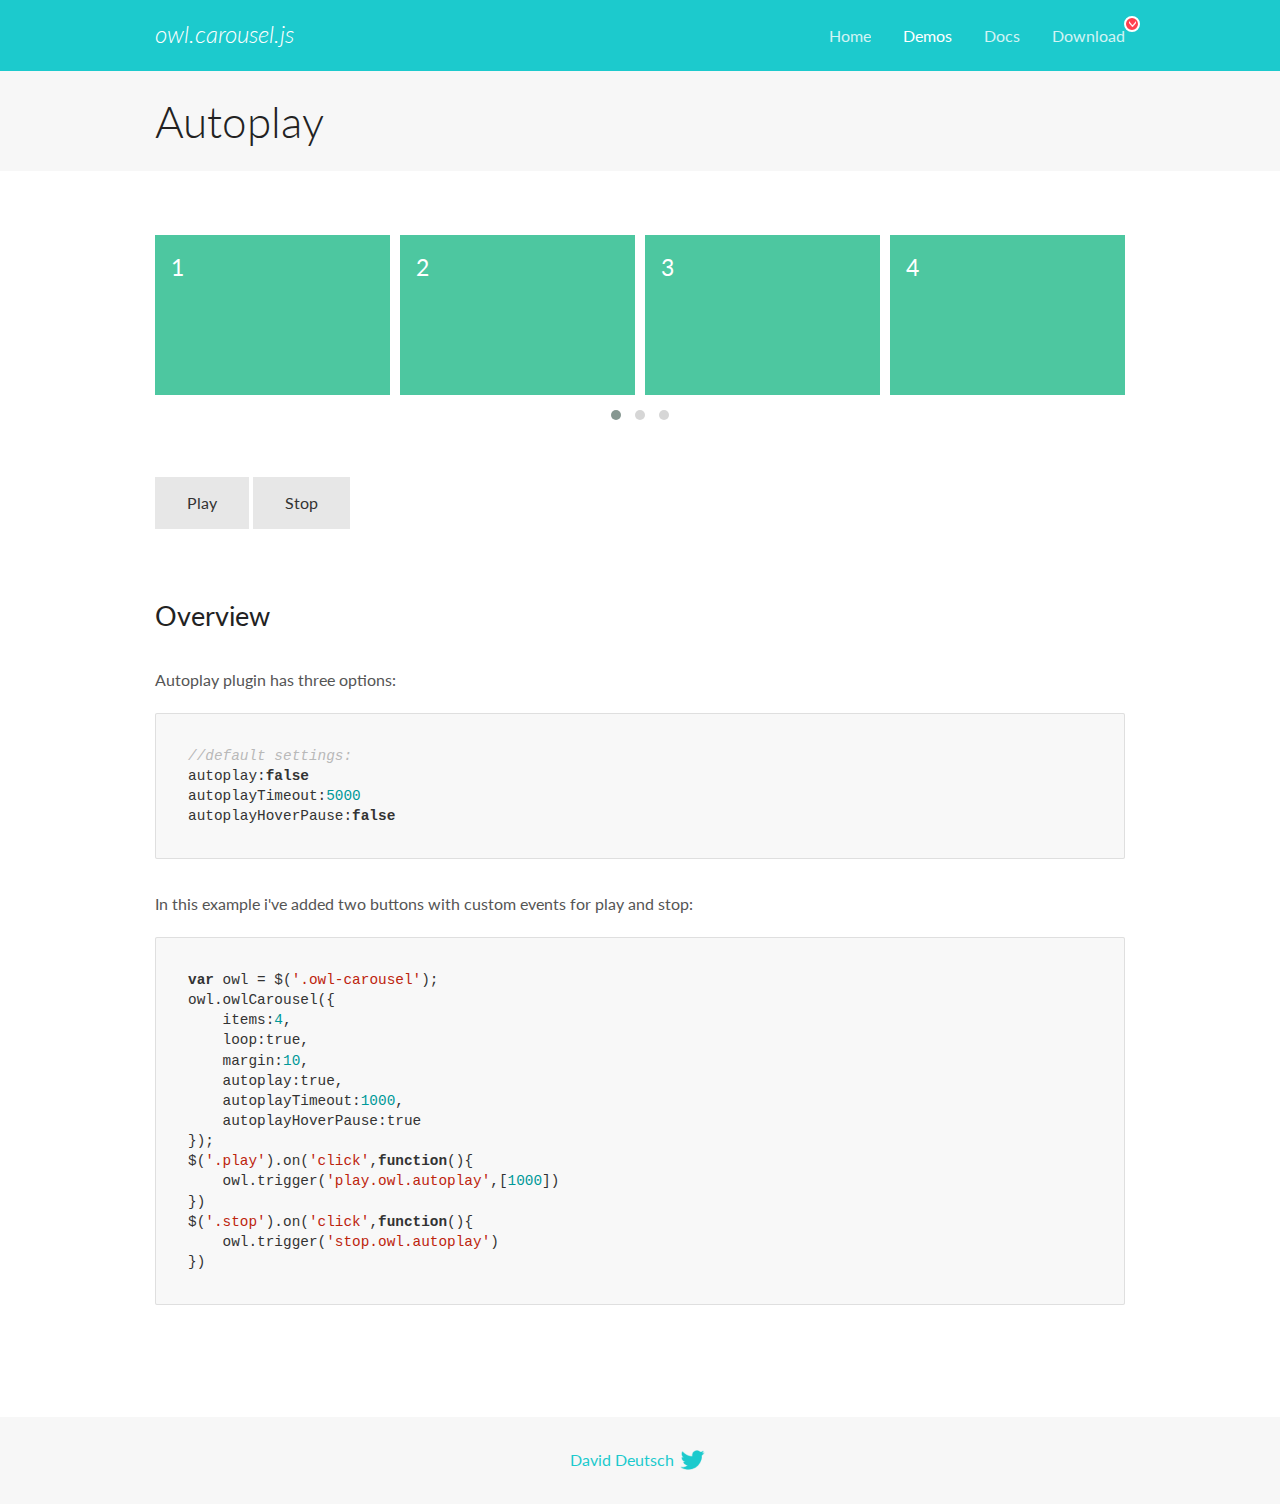
<file: OwlCarousel/docs/demos/autoplay.html>
<!DOCTYPE html>
<html lang="en">
  <head>

    <!-- head -->
    <meta charset="utf-8">
    <meta name="msapplication-tap-highlight" content="no" />
    <meta name="viewport" content="width=device-width, initial-scale=1.0" />
    <meta name="description" content="Autoplay usage demo">
    <meta name="author" content="David Deutsch">
    <title>
      Autoplay Demo | Owl Carousel | 2.3.4
    </title>

    <!-- Stylesheets -->
    <link href='https://fonts.googleapis.com/css?family=Lato:300,400,700,400italic,300italic' rel='stylesheet' type='text/css'>
    <link rel="stylesheet" href="../assets/css/docs.theme.min.css">

    <!-- Owl Stylesheets -->
    <link rel="stylesheet" href="../assets/owlcarousel/assets/owl.carousel.min.css">
    <link rel="stylesheet" href="../assets/owlcarousel/assets/owl.theme.default.min.css">

    <!-- HTML5 shim and Respond.js IE8 support of HTML5 elements and media queries -->

    <!--[if lt IE 9]>
      <script src="https://oss.maxcdn.com/libs/html5shiv/3.7.0/html5shiv.js"></script>
      <script src="https://oss.maxcdn.com/libs/respond.js/1.3.0/respond.min.js"></script>
    <![endif]-->

    <!-- Favicons -->
    <link rel="apple-touch-icon-precomposed" sizes="144x144" href="../assets/ico/apple-touch-icon-144-precomposed.png">
    <link rel="shortcut icon" href="../assets/ico/favicon.png">
    <link rel="shortcut icon" href="favicon.ico">

    <!-- Yeah i know js should not be in header. Its required for demos.-->

    <!-- javascript -->
    <script src="../assets/vendors/jquery.min.js"></script>
    <script src="../assets/owlcarousel/owl.carousel.js"></script>
  </head>
  <body>

    <!-- header -->
    <header class="header">
      <div class="row">
        <div class="large-12 columns">
          <div class="brand left">
            <h3>
              <a href="/OwlCarousel2/">owl.carousel.js</a> 
            </h3>
          </div>
          <a id="toggle-nav" class="right">
            <span></span> <span></span> <span></span> 
          </a> 
          <div class="nav-bar">
            <ul class="clearfix">
              <li> <a href="/OwlCarousel2/index.html">Home</a>  </li>
              <li class="active">
                <a href="/OwlCarousel2/demos/demos.html">Demos</a> 
              </li>
              <li> <a href="/OwlCarousel2/docs/started-welcome.html">Docs</a>  </li>
              <li>
                <a href="https://github.com/OwlCarousel2/OwlCarousel2/archive/2.3.4.zip">Download</a> 
                <span class="download"></span> 
              </li>
            </ul>
          </div>
        </div>
      </div>
    </header>

    <!-- title -->
    <section class="title">
      <div class="row">
        <div class="large-12 columns">
          <h1>Autoplay</h1>
        </div>
      </div>
    </section>

    <!--  Demos -->
    <section id="demos">
      <div class="row">
        <div class="large-12 columns">
          <div class="owl-carousel owl-theme">
            <div class="item">
              <h4>1</h4>
            </div>
            <div class="item">
              <h4>2</h4>
            </div>
            <div class="item">
              <h4>3</h4>
            </div>
            <div class="item">
              <h4>4</h4>
            </div>
            <div class="item">
              <h4>5</h4>
            </div>
            <div class="item">
              <h4>6</h4>
            </div>
            <div class="item">
              <h4>7</h4>
            </div>
            <div class="item">
              <h4>8</h4>
            </div>
            <div class="item">
              <h4>9</h4>
            </div>
            <div class="item">
              <h4>10</h4>
            </div>
            <div class="item">
              <h4>11</h4>
            </div>
            <div class="item">
              <h4>12</h4>
            </div>
          </div>
          <a class="button secondary play">Play</a> 
          <a class="button secondary stop">Stop</a> 
          <h3 id="overview">Overview</h3>
          <p>Autoplay plugin has three options:</p>
          <pre><code>//default settings:
autoplay:false
autoplayTimeout:5000
autoplayHoverPause:false</code></pre>
          <p>In this example i&#39;ve added two buttons with custom events for play and stop:</p>
          <pre><code>var owl = $(&#39;.owl-carousel&#39;);
owl.owlCarousel({
    items:4,
    loop:true,
    margin:10,
    autoplay:true,
    autoplayTimeout:1000,
    autoplayHoverPause:true
});
$(&#39;.play&#39;).on(&#39;click&#39;,function(){
    owl.trigger(&#39;play.owl.autoplay&#39;,[1000])
})
$(&#39;.stop&#39;).on(&#39;click&#39;,function(){
    owl.trigger(&#39;stop.owl.autoplay&#39;)
})</code></pre>
          <script>
            $(document).ready(function() {
              var owl = $('.owl-carousel');
              owl.owlCarousel({
                items: 4,
                loop: true,
                margin: 10,
                autoplay: true,
                autoplayTimeout: 1000,
                autoplayHoverPause: true
              });
              $('.play').on('click', function() {
                owl.trigger('play.owl.autoplay', [1000])
              })
              $('.stop').on('click', function() {
                owl.trigger('stop.owl.autoplay')
              })
            })
          </script>
        </div>
      </div>
    </section>

    <!-- footer -->
    <footer class="footer">
      <div class="row">
        <div class="large-12 columns">
          <h5>
            <a href="/OwlCarousel2/docs/support-contact.html">David Deutsch</a> 
            <a id="custom-tweet-button" href="https://twitter.com/share?url=https://github.com/OwlCarousel2/OwlCarousel2&text=Owl Carousel - This is so awesome! " target="_blank"></a> 
          </h5>
        </div>
      </div>
    </footer>

    <!-- vendors -->
    <script src="../assets/vendors/highlight.js"></script>
    <script src="../assets/js/app.js"></script>
  </body>
</html>
</file>
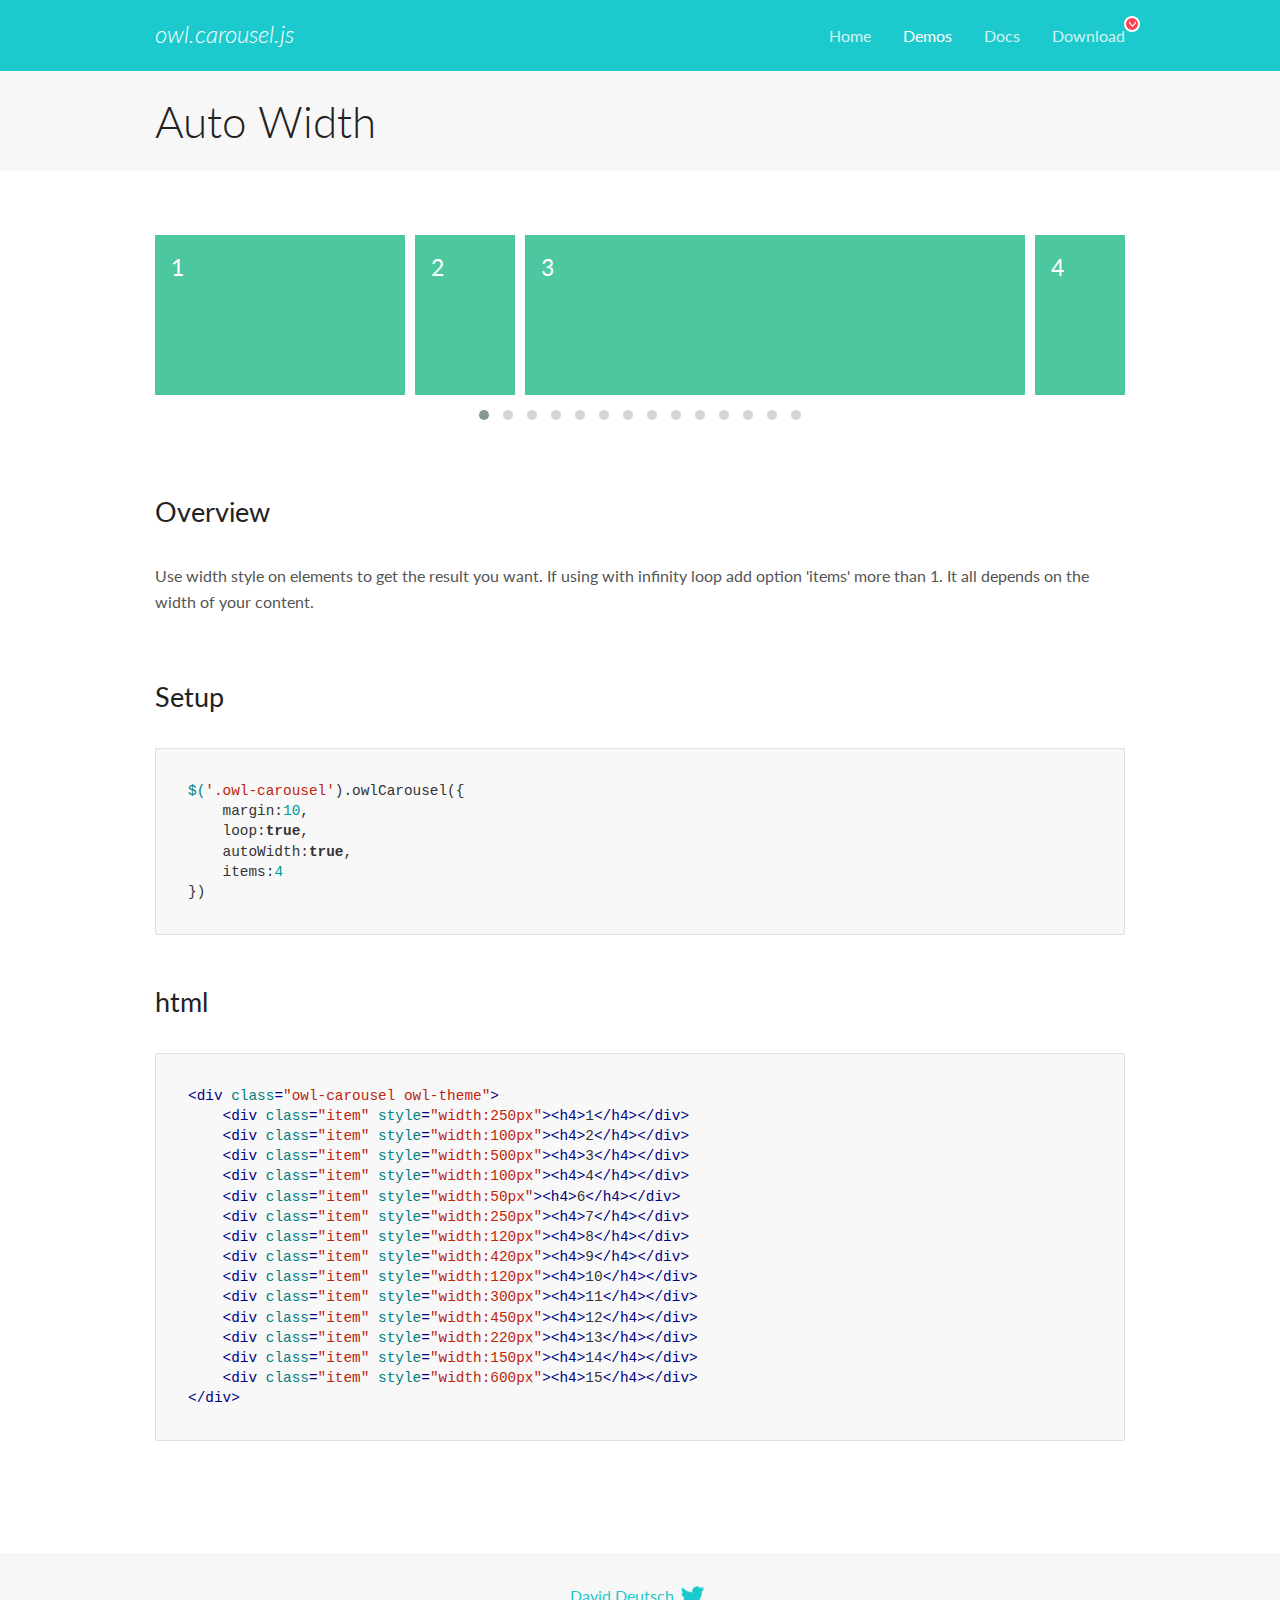
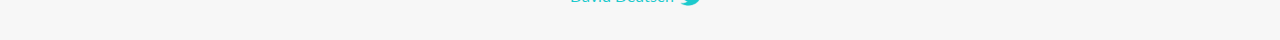
<file: OwlCarousel/docs/demos/autowidth.html>
<!DOCTYPE html>
<html lang="en">
  <head>

    <!-- head -->
    <meta charset="utf-8">
    <meta name="msapplication-tap-highlight" content="no" />
    <meta name="viewport" content="width=device-width, initial-scale=1.0" />
    <meta name="description" content="Auto Width">
    <meta name="author" content="David Deutsch">
    <title>
      Auto Width Demo | Owl Carousel | 2.3.4
    </title>

    <!-- Stylesheets -->
    <link href='https://fonts.googleapis.com/css?family=Lato:300,400,700,400italic,300italic' rel='stylesheet' type='text/css'>
    <link rel="stylesheet" href="../assets/css/docs.theme.min.css">

    <!-- Owl Stylesheets -->
    <link rel="stylesheet" href="../assets/owlcarousel/assets/owl.carousel.min.css">
    <link rel="stylesheet" href="../assets/owlcarousel/assets/owl.theme.default.min.css">

    <!-- HTML5 shim and Respond.js IE8 support of HTML5 elements and media queries -->

    <!--[if lt IE 9]>
      <script src="https://oss.maxcdn.com/libs/html5shiv/3.7.0/html5shiv.js"></script>
      <script src="https://oss.maxcdn.com/libs/respond.js/1.3.0/respond.min.js"></script>
    <![endif]-->

    <!-- Favicons -->
    <link rel="apple-touch-icon-precomposed" sizes="144x144" href="../assets/ico/apple-touch-icon-144-precomposed.png">
    <link rel="shortcut icon" href="../assets/ico/favicon.png">
    <link rel="shortcut icon" href="favicon.ico">

    <!-- Yeah i know js should not be in header. Its required for demos.-->

    <!-- javascript -->
    <script src="../assets/vendors/jquery.min.js"></script>
    <script src="../assets/owlcarousel/owl.carousel.js"></script>
  </head>
  <body>

    <!-- header -->
    <header class="header">
      <div class="row">
        <div class="large-12 columns">
          <div class="brand left">
            <h3>
              <a href="/OwlCarousel2/">owl.carousel.js</a> 
            </h3>
          </div>
          <a id="toggle-nav" class="right">
            <span></span> <span></span> <span></span> 
          </a> 
          <div class="nav-bar">
            <ul class="clearfix">
              <li> <a href="/OwlCarousel2/index.html">Home</a>  </li>
              <li class="active">
                <a href="/OwlCarousel2/demos/demos.html">Demos</a> 
              </li>
              <li> <a href="/OwlCarousel2/docs/started-welcome.html">Docs</a>  </li>
              <li>
                <a href="https://github.com/OwlCarousel2/OwlCarousel2/archive/2.3.4.zip">Download</a> 
                <span class="download"></span> 
              </li>
            </ul>
          </div>
        </div>
      </div>
    </header>

    <!-- title -->
    <section class="title">
      <div class="row">
        <div class="large-12 columns">
          <h1>Auto Width</h1>
        </div>
      </div>
    </section>

    <!--  Demos -->
    <section id="demos">
      <div class="row">
        <div class="large-12 columns">
          <div class="owl-carousel owl-theme">
            <div class="item" style="width:250px">
              <h4>1</h4>
            </div>
            <div class="item" style="width:100px">
              <h4>2</h4>
            </div>
            <div class="item" style="width:500px">
              <h4>3</h4>
            </div>
            <div class="item" style="width:100px">
              <h4>4</h4>
            </div>
            <div class="item" style="width:50px">
              <h4>6</h4>
            </div>
            <div class="item" style="width:250px">
              <h4>7</h4>
            </div>
            <div class="item" style="width:120px">
              <h4>8</h4>
            </div>
            <div class="item" style="width:420px">
              <h4>9</h4>
            </div>
            <div class="item" style="width:120px">
              <h4>10</h4>
            </div>
            <div class="item" style="width:300px">
              <h4>11</h4>
            </div>
            <div class="item" style="width:450px">
              <h4>12</h4>
            </div>
            <div class="item" style="width:220px">
              <h4>13</h4>
            </div>
            <div class="item" style="width:150px">
              <h4>14</h4>
            </div>
            <div class="item" style="width:600px">
              <h4>15</h4>
            </div>
          </div>
          <h3 id="overview">Overview</h3>
          <p>Use width style on elements to get the result you want. If using with infinity loop add option &#39;items&#39; more than 1. It all depends on the width of your content.</p>
          <h3 id="setup">Setup</h3>
          <pre><code>$(&#39;.owl-carousel&#39;).owlCarousel({
    margin:10,
    loop:true,
    autoWidth:true,
    items:4
})</code></pre>
          <h3 id="html">html</h3>
          <pre><code>&lt;div class=&quot;owl-carousel owl-theme&quot;&gt;
    &lt;div class=&quot;item&quot; style=&quot;width:250px&quot;&gt;&lt;h4&gt;1&lt;/h4&gt;&lt;/div&gt;
    &lt;div class=&quot;item&quot; style=&quot;width:100px&quot;&gt;&lt;h4&gt;2&lt;/h4&gt;&lt;/div&gt;
    &lt;div class=&quot;item&quot; style=&quot;width:500px&quot;&gt;&lt;h4&gt;3&lt;/h4&gt;&lt;/div&gt;
    &lt;div class=&quot;item&quot; style=&quot;width:100px&quot;&gt;&lt;h4&gt;4&lt;/h4&gt;&lt;/div&gt;
    &lt;div class=&quot;item&quot; style=&quot;width:50px&quot;&gt;&lt;h4&gt;6&lt;/h4&gt;&lt;/div&gt;
    &lt;div class=&quot;item&quot; style=&quot;width:250px&quot;&gt;&lt;h4&gt;7&lt;/h4&gt;&lt;/div&gt;
    &lt;div class=&quot;item&quot; style=&quot;width:120px&quot;&gt;&lt;h4&gt;8&lt;/h4&gt;&lt;/div&gt;
    &lt;div class=&quot;item&quot; style=&quot;width:420px&quot;&gt;&lt;h4&gt;9&lt;/h4&gt;&lt;/div&gt;
    &lt;div class=&quot;item&quot; style=&quot;width:120px&quot;&gt;&lt;h4&gt;10&lt;/h4&gt;&lt;/div&gt;
    &lt;div class=&quot;item&quot; style=&quot;width:300px&quot;&gt;&lt;h4&gt;11&lt;/h4&gt;&lt;/div&gt;
    &lt;div class=&quot;item&quot; style=&quot;width:450px&quot;&gt;&lt;h4&gt;12&lt;/h4&gt;&lt;/div&gt;
    &lt;div class=&quot;item&quot; style=&quot;width:220px&quot;&gt;&lt;h4&gt;13&lt;/h4&gt;&lt;/div&gt;
    &lt;div class=&quot;item&quot; style=&quot;width:150px&quot;&gt;&lt;h4&gt;14&lt;/h4&gt;&lt;/div&gt;
    &lt;div class=&quot;item&quot; style=&quot;width:600px&quot;&gt;&lt;h4&gt;15&lt;/h4&gt;&lt;/div&gt;
&lt;/div&gt;</code></pre>
          <script>
            $(document).ready(function() {
              $('.owl-carousel').owlCarousel({
                margin: 10,
                loop: true,
                autoWidth: true,
                items: 4
              })
            })
          </script>
        </div>
      </div>
    </section>

    <!-- footer -->
    <footer class="footer">
      <div class="row">
        <div class="large-12 columns">
          <h5>
            <a href="/OwlCarousel2/docs/support-contact.html">David Deutsch</a> 
            <a id="custom-tweet-button" href="https://twitter.com/share?url=https://github.com/OwlCarousel2/OwlCarousel2&text=Owl Carousel - This is so awesome! " target="_blank"></a> 
          </h5>
        </div>
      </div>
    </footer>

    <!-- vendors -->
    <script src="../assets/vendors/highlight.js"></script>
    <script src="../assets/js/app.js"></script>
  </body>
</html>
</file>
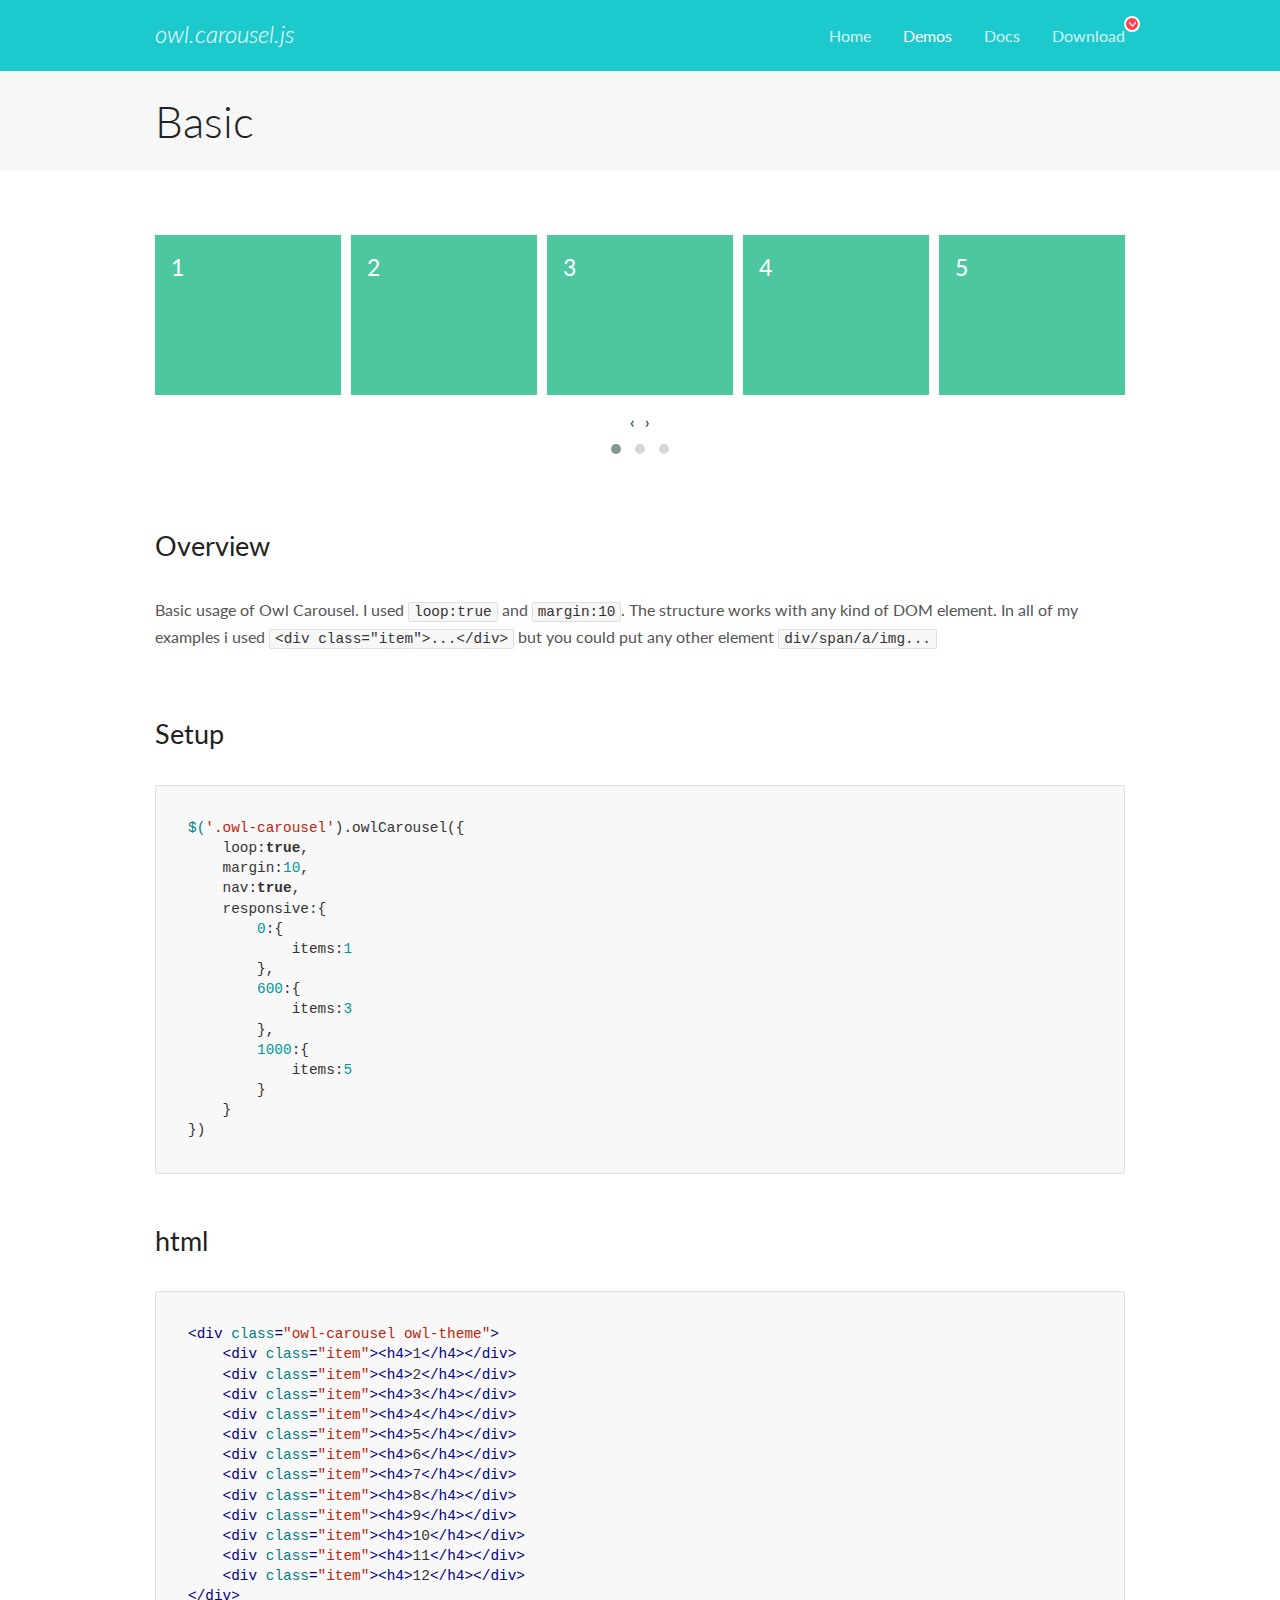
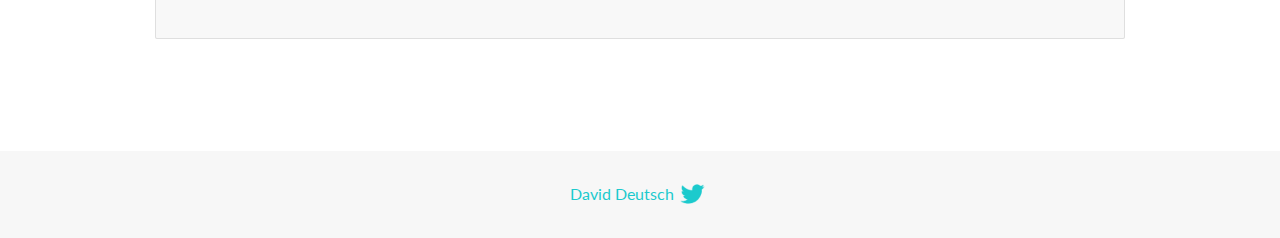
<file: OwlCarousel/docs/demos/basic.html>
<!DOCTYPE html>
<html lang="en">
  <head>

    <!-- head -->
    <meta charset="utf-8">
    <meta name="msapplication-tap-highlight" content="no" />
    <meta name="viewport" content="width=device-width, initial-scale=1.0" />
    <meta name="description" content="Basic usage demo">
    <meta name="author" content="David Deutsch">
    <title>
      Basic Demo | Owl Carousel | 2.3.4
    </title>

    <!-- Stylesheets -->
    <link href='https://fonts.googleapis.com/css?family=Lato:300,400,700,400italic,300italic' rel='stylesheet' type='text/css'>
    <link rel="stylesheet" href="../assets/css/docs.theme.min.css">

    <!-- Owl Stylesheets -->
    <link rel="stylesheet" href="../assets/owlcarousel/assets/owl.carousel.min.css">
    <link rel="stylesheet" href="../assets/owlcarousel/assets/owl.theme.default.min.css">

    <!-- HTML5 shim and Respond.js IE8 support of HTML5 elements and media queries -->

    <!--[if lt IE 9]>
      <script src="https://oss.maxcdn.com/libs/html5shiv/3.7.0/html5shiv.js"></script>
      <script src="https://oss.maxcdn.com/libs/respond.js/1.3.0/respond.min.js"></script>
    <![endif]-->

    <!-- Favicons -->
    <link rel="apple-touch-icon-precomposed" sizes="144x144" href="../assets/ico/apple-touch-icon-144-precomposed.png">
    <link rel="shortcut icon" href="../assets/ico/favicon.png">
    <link rel="shortcut icon" href="favicon.ico">

    <!-- Yeah i know js should not be in header. Its required for demos.-->

    <!-- javascript -->
    <script src="../assets/vendors/jquery.min.js"></script>
    <script src="../assets/owlcarousel/owl.carousel.js"></script>
  </head>
  <body>

    <!-- header -->
    <header class="header">
      <div class="row">
        <div class="large-12 columns">
          <div class="brand left">
            <h3>
              <a href="/OwlCarousel2/">owl.carousel.js</a> 
            </h3>
          </div>
          <a id="toggle-nav" class="right">
            <span></span> <span></span> <span></span> 
          </a> 
          <div class="nav-bar">
            <ul class="clearfix">
              <li> <a href="/OwlCarousel2/index.html">Home</a>  </li>
              <li class="active">
                <a href="/OwlCarousel2/demos/demos.html">Demos</a> 
              </li>
              <li> <a href="/OwlCarousel2/docs/started-welcome.html">Docs</a>  </li>
              <li>
                <a href="https://github.com/OwlCarousel2/OwlCarousel2/archive/2.3.4.zip">Download</a> 
                <span class="download"></span> 
              </li>
            </ul>
          </div>
        </div>
      </div>
    </header>

    <!-- title -->
    <section class="title">
      <div class="row">
        <div class="large-12 columns">
          <h1>Basic</h1>
        </div>
      </div>
    </section>

    <!--  Demos -->
    <section id="demos">
      <div class="row">
        <div class="large-12 columns">
          <div class="owl-carousel owl-theme">
            <div class="item">
              <h4>1</h4>
            </div>
            <div class="item">
              <h4>2</h4>
            </div>
            <div class="item">
              <h4>3</h4>
            </div>
            <div class="item">
              <h4>4</h4>
            </div>
            <div class="item">
              <h4>5</h4>
            </div>
            <div class="item">
              <h4>6</h4>
            </div>
            <div class="item">
              <h4>7</h4>
            </div>
            <div class="item">
              <h4>8</h4>
            </div>
            <div class="item">
              <h4>9</h4>
            </div>
            <div class="item">
              <h4>10</h4>
            </div>
            <div class="item">
              <h4>11</h4>
            </div>
            <div class="item">
              <h4>12</h4>
            </div>
          </div>
          <h3 id="overview">Overview</h3>
          <p>Basic usage of Owl Carousel. I used <code>loop:true</code> and <code>margin:10</code>. The structure works with any kind of DOM element. In all of my examples i used <code>&lt;div class=&quot;item&quot;&gt;...&lt;/div&gt;</code> but you could
            put any other element <code>div/span/a/img...</code></p>
          <h3 id="setup">Setup</h3>
          <pre><code>$(&#39;.owl-carousel&#39;).owlCarousel({
    loop:true,
    margin:10,
    nav:true,
    responsive:{
        0:{
            items:1
        },
        600:{
            items:3
        },
        1000:{
            items:5
        }
    }
})</code></pre>
          <h3 id="html">html</h3>
          <pre><code>&lt;div class=&quot;owl-carousel owl-theme&quot;&gt;
    &lt;div class=&quot;item&quot;&gt;&lt;h4&gt;1&lt;/h4&gt;&lt;/div&gt;
    &lt;div class=&quot;item&quot;&gt;&lt;h4&gt;2&lt;/h4&gt;&lt;/div&gt;
    &lt;div class=&quot;item&quot;&gt;&lt;h4&gt;3&lt;/h4&gt;&lt;/div&gt;
    &lt;div class=&quot;item&quot;&gt;&lt;h4&gt;4&lt;/h4&gt;&lt;/div&gt;
    &lt;div class=&quot;item&quot;&gt;&lt;h4&gt;5&lt;/h4&gt;&lt;/div&gt;
    &lt;div class=&quot;item&quot;&gt;&lt;h4&gt;6&lt;/h4&gt;&lt;/div&gt;
    &lt;div class=&quot;item&quot;&gt;&lt;h4&gt;7&lt;/h4&gt;&lt;/div&gt;
    &lt;div class=&quot;item&quot;&gt;&lt;h4&gt;8&lt;/h4&gt;&lt;/div&gt;
    &lt;div class=&quot;item&quot;&gt;&lt;h4&gt;9&lt;/h4&gt;&lt;/div&gt;
    &lt;div class=&quot;item&quot;&gt;&lt;h4&gt;10&lt;/h4&gt;&lt;/div&gt;
    &lt;div class=&quot;item&quot;&gt;&lt;h4&gt;11&lt;/h4&gt;&lt;/div&gt;
    &lt;div class=&quot;item&quot;&gt;&lt;h4&gt;12&lt;/h4&gt;&lt;/div&gt;
&lt;/div&gt;</code></pre>
          <script>
            $(document).ready(function() {
              var owl = $('.owl-carousel');
              owl.owlCarousel({
                margin: 10,
                nav: true,
                loop: true,
                responsive: {
                  0: {
                    items: 1
                  },
                  600: {
                    items: 3
                  },
                  1000: {
                    items: 5
                  }
                }
              })
            })
          </script>
        </div>
      </div>
    </section>

    <!-- footer -->
    <footer class="footer">
      <div class="row">
        <div class="large-12 columns">
          <h5>
            <a href="/OwlCarousel2/docs/support-contact.html">David Deutsch</a> 
            <a id="custom-tweet-button" href="https://twitter.com/share?url=https://github.com/OwlCarousel2/OwlCarousel2&text=Owl Carousel - This is so awesome! " target="_blank"></a> 
          </h5>
        </div>
      </div>
    </footer>

    <!-- vendors -->
    <script src="../assets/vendors/highlight.js"></script>
    <script src="../assets/js/app.js"></script>
  </body>
</html>
</file>
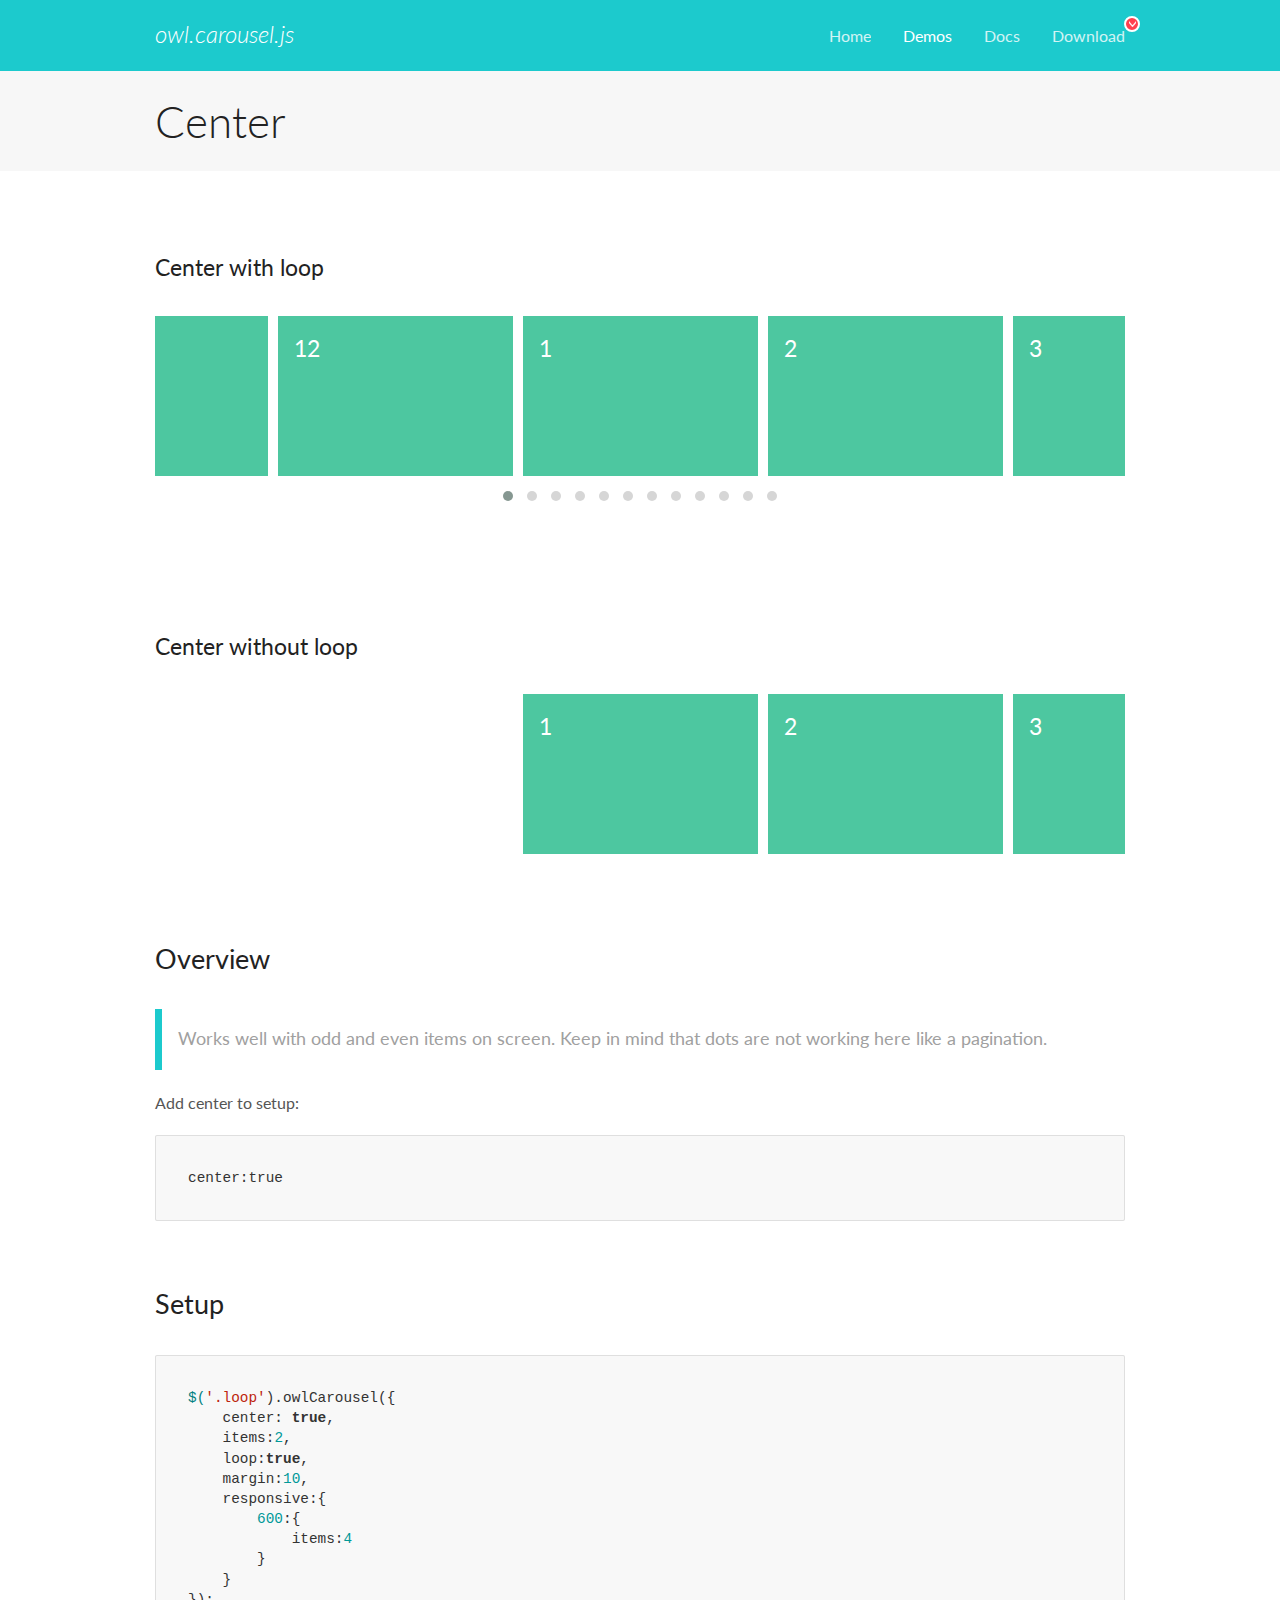
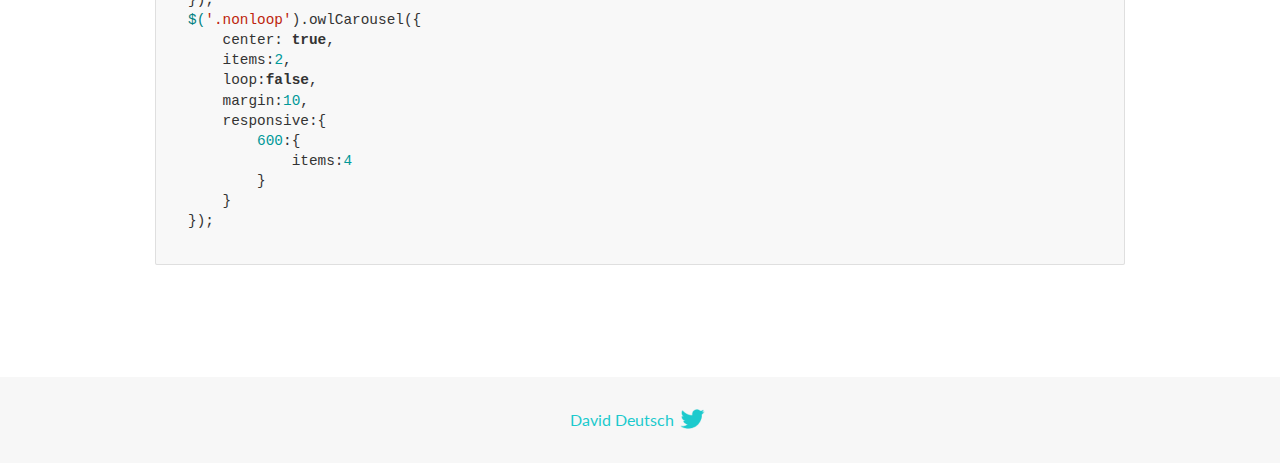
<file: OwlCarousel/docs/demos/center.html>
<!DOCTYPE html>
<html lang="en">
  <head>

    <!-- head -->
    <meta charset="utf-8">
    <meta name="msapplication-tap-highlight" content="no" />
    <meta name="viewport" content="width=device-width, initial-scale=1.0" />
    <meta name="description" content="Center carousel">
    <meta name="author" content="David Deutsch">
    <title>
      Center Demo | Owl Carousel | 2.3.4
    </title>

    <!-- Stylesheets -->
    <link href='https://fonts.googleapis.com/css?family=Lato:300,400,700,400italic,300italic' rel='stylesheet' type='text/css'>
    <link rel="stylesheet" href="../assets/css/docs.theme.min.css">

    <!-- Owl Stylesheets -->
    <link rel="stylesheet" href="../assets/owlcarousel/assets/owl.carousel.min.css">
    <link rel="stylesheet" href="../assets/owlcarousel/assets/owl.theme.default.min.css">

    <!-- HTML5 shim and Respond.js IE8 support of HTML5 elements and media queries -->

    <!--[if lt IE 9]>
      <script src="https://oss.maxcdn.com/libs/html5shiv/3.7.0/html5shiv.js"></script>
      <script src="https://oss.maxcdn.com/libs/respond.js/1.3.0/respond.min.js"></script>
    <![endif]-->

    <!-- Favicons -->
    <link rel="apple-touch-icon-precomposed" sizes="144x144" href="../assets/ico/apple-touch-icon-144-precomposed.png">
    <link rel="shortcut icon" href="../assets/ico/favicon.png">
    <link rel="shortcut icon" href="favicon.ico">

    <!-- Yeah i know js should not be in header. Its required for demos.-->

    <!-- javascript -->
    <script src="../assets/vendors/jquery.min.js"></script>
    <script src="../assets/owlcarousel/owl.carousel.js"></script>
  </head>
  <body>

    <!-- header -->
    <header class="header">
      <div class="row">
        <div class="large-12 columns">
          <div class="brand left">
            <h3>
              <a href="/OwlCarousel2/">owl.carousel.js</a> 
            </h3>
          </div>
          <a id="toggle-nav" class="right">
            <span></span> <span></span> <span></span> 
          </a> 
          <div class="nav-bar">
            <ul class="clearfix">
              <li> <a href="/OwlCarousel2/index.html">Home</a>  </li>
              <li class="active">
                <a href="/OwlCarousel2/demos/demos.html">Demos</a> 
              </li>
              <li> <a href="/OwlCarousel2/docs/started-welcome.html">Docs</a>  </li>
              <li>
                <a href="https://github.com/OwlCarousel2/OwlCarousel2/archive/2.3.4.zip">Download</a> 
                <span class="download"></span> 
              </li>
            </ul>
          </div>
        </div>
      </div>
    </header>

    <!-- title -->
    <section class="title">
      <div class="row">
        <div class="large-12 columns">
          <h1>Center</h1>
        </div>
      </div>
    </section>

    <!--  Demos -->
    <section id="demos">
      <div class="row">
        <div class="large-12 columns">
          <h4 id="center-with-loop">Center with loop</h4>
          <div class="loop owl-carousel owl-theme">
            <div class="item">
              <h4>1</h4>
            </div>
            <div class="item">
              <h4>2</h4>
            </div>
            <div class="item">
              <h4>3</h4>
            </div>
            <div class="item">
              <h4>4</h4>
            </div>
            <div class="item">
              <h4>5</h4>
            </div>
            <div class="item">
              <h4>6</h4>
            </div>
            <div class="item">
              <h4>7</h4>
            </div>
            <div class="item">
              <h4>8</h4>
            </div>
            <div class="item">
              <h4>9</h4>
            </div>
            <div class="item">
              <h4>10</h4>
            </div>
            <div class="item">
              <h4>11</h4>
            </div>
            <div class="item">
              <h4>12</h4>
            </div>
          </div>
          <br>
          <h4 id="center-without-loop">Center without loop</h4>
          <div class="nonloop owl-carousel">
            <div class="item">
              <h4>1</h4>
            </div>
            <div class="item">
              <h4>2</h4>
            </div>
            <div class="item">
              <h4>3</h4>
            </div>
            <div class="item">
              <h4>4</h4>
            </div>
            <div class="item">
              <h4>5</h4>
            </div>
            <div class="item">
              <h4>6</h4>
            </div>
            <div class="item">
              <h4>7</h4>
            </div>
            <div class="item">
              <h4>8</h4>
            </div>
            <div class="item">
              <h4>9</h4>
            </div>
            <div class="item">
              <h4>10</h4>
            </div>
            <div class="item">
              <h4>11</h4>
            </div>
            <div class="item">
              <h4>12</h4>
            </div>
          </div>
          <h3 id="overview">Overview</h3>
          <blockquote>
            <p>Works well with odd and even items on screen. Keep in mind that dots are not working here like a pagination.</p>
          </blockquote>
          <p>Add center to setup:</p>
          <pre><code>center:true</code></pre>
          <h3 id="setup">Setup</h3>
          <pre><code>$(&#39;.loop&#39;).owlCarousel({
    center: true,
    items:2,
    loop:true,
    margin:10,
    responsive:{
        600:{
            items:4
        }
    }
});
$(&#39;.nonloop&#39;).owlCarousel({
    center: true,
    items:2,
    loop:false,
    margin:10,
    responsive:{
        600:{
            items:4
        }
    }
});</code></pre>
          <script>
            jQuery(document).ready(function($) {
              $('.loop').owlCarousel({
                center: true,
                items: 2,
                loop: true,
                margin: 10,
                responsive: {
                  600: {
                    items: 4
                  }
                }
              });
              $('.nonloop').owlCarousel({
                center: true,
                items: 2,
                loop: false,
                margin: 10,
                responsive: {
                  600: {
                    items: 4
                  }
                }
              });
            });
          </script>
        </div>
      </div>
    </section>

    <!-- footer -->
    <footer class="footer">
      <div class="row">
        <div class="large-12 columns">
          <h5>
            <a href="/OwlCarousel2/docs/support-contact.html">David Deutsch</a> 
            <a id="custom-tweet-button" href="https://twitter.com/share?url=https://github.com/OwlCarousel2/OwlCarousel2&text=Owl Carousel - This is so awesome! " target="_blank"></a> 
          </h5>
        </div>
      </div>
    </footer>

    <!-- vendors -->
    <script src="../assets/vendors/highlight.js"></script>
    <script src="../assets/js/app.js"></script>
  </body>
</html>
</file>
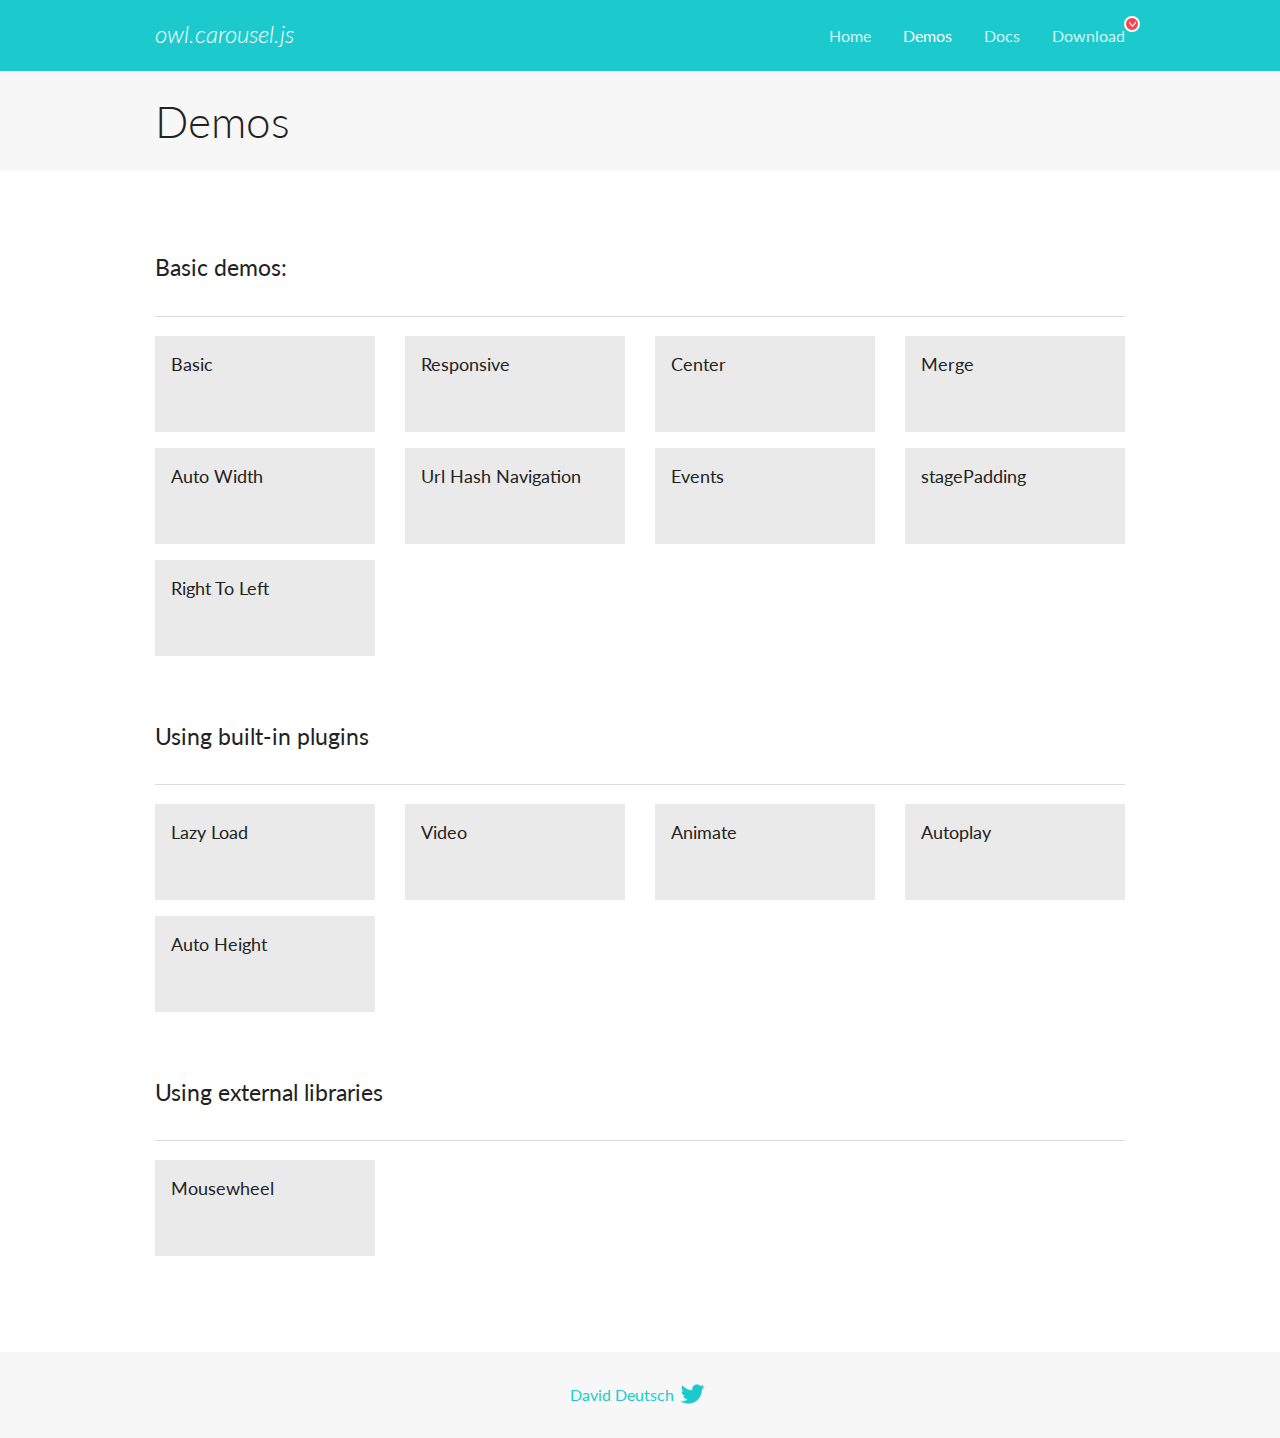
<file: OwlCarousel/docs/demos/demos.html>
<!DOCTYPE html>
<html lang="en">
  <head>

    <!-- head -->
    <meta charset="utf-8">
    <meta name="msapplication-tap-highlight" content="no" />
    <meta name="viewport" content="width=device-width, initial-scale=1.0" />
    <meta name="description" content="A list of Owl Carousel examples.">
    <meta name="author" content="David Deutsch">
    <title>
      Demos | Owl Carousel | 2.3.4
    </title>

    <!-- Stylesheets -->
    <link href='https://fonts.googleapis.com/css?family=Lato:300,400,700,400italic,300italic' rel='stylesheet' type='text/css'>
    <link rel="stylesheet" href="../assets/css/docs.theme.min.css">

    <!-- Owl Stylesheets -->
    <link rel="stylesheet" href="../assets/owlcarousel/assets/owl.carousel.min.css">
    <link rel="stylesheet" href="../assets/owlcarousel/assets/owl.theme.default.min.css">

    <!-- HTML5 shim and Respond.js IE8 support of HTML5 elements and media queries -->

    <!--[if lt IE 9]>
      <script src="https://oss.maxcdn.com/libs/html5shiv/3.7.0/html5shiv.js"></script>
      <script src="https://oss.maxcdn.com/libs/respond.js/1.3.0/respond.min.js"></script>
    <![endif]-->

    <!-- Favicons -->
    <link rel="apple-touch-icon-precomposed" sizes="144x144" href="../assets/ico/apple-touch-icon-144-precomposed.png">
    <link rel="shortcut icon" href="../assets/ico/favicon.png">
    <link rel="shortcut icon" href="favicon.ico">

    <!-- Yeah i know js should not be in header. Its required for demos.-->

    <!-- javascript -->
    <script src="../assets/vendors/jquery.min.js"></script>
    <script src="../assets/owlcarousel/owl.carousel.js"></script>
  </head>
  <body>

    <!-- header -->
    <header class="header">
      <div class="row">
        <div class="large-12 columns">
          <div class="brand left">
            <h3>
              <a href="/OwlCarousel2/">owl.carousel.js</a> 
            </h3>
          </div>
          <a id="toggle-nav" class="right">
            <span></span> <span></span> <span></span> 
          </a> 
          <div class="nav-bar">
            <ul class="clearfix">
              <li> <a href="/OwlCarousel2/index.html">Home</a>  </li>
              <li class="active">
                <a href="/OwlCarousel2/demos/demos.html">Demos</a> 
              </li>
              <li> <a href="/OwlCarousel2/docs/started-welcome.html">Docs</a>  </li>
              <li>
                <a href="https://github.com/OwlCarousel2/OwlCarousel2/archive/2.3.4.zip">Download</a> 
                <span class="download"></span> 
              </li>
            </ul>
          </div>
        </div>
      </div>
    </header>

    <!-- title -->
    <section class="title">
      <div class="row">
        <div class="large-12 columns">
          <h1>Demos</h1>
        </div>
      </div>
    </section>

    <!--  Demos -->
    <section id="demos">
      <div class="row">
        <div class="large-12 columns">
          <h4 id="basic-demos-">Basic demos:</h4>
          <hr>
          <div class="demo-list">
            <div class="row">
              <div class="small-6 medium-4 large-3 columns">
                <a href="basic.html" class="demo-block">
                  <h5>Basic </h5>
                </a> 
              </div>
              <div class="small-6 medium-4 large-3 columns">
                <a href="responsive.html" class="demo-block">
                  <h5>Responsive </h5>
                </a> 
              </div>
              <div class="small-6 medium-4 large-3 columns">
                <a href="center.html" class="demo-block">
                  <h5>Center </h5>
                </a> 
              </div>
              <div class="small-6 medium-4 large-3 columns">
                <a href="merge.html" class="demo-block">
                  <h5>Merge </h5>
                </a> 
              </div>
              <div class="small-6 medium-4 large-3 columns">
                <a href="autowidth.html" class="demo-block">
                  <h5>Auto Width </h5>
                </a> 
              </div>
              <div class="small-6 medium-4 large-3 columns">
                <a href="urlhashnav.html" class="demo-block">
                  <h5>Url Hash Navigation </h5>
                </a> 
              </div>
              <div class="small-6 medium-4 large-3 columns">
                <a href="events.html" class="demo-block">
                  <h5>Events </h5>
                </a> 
              </div>
              <div class="small-6 medium-4 large-3 columns">
                <a href="stagepadding.html" class="demo-block">
                  <h5>stagePadding </h5>
                </a> 
              </div>
              <div class="small-6 medium-4 large-3 columns">
                <a href="rtl.html" class="demo-block">
                  <h5>Right To Left </h5>
                </a> 
              </div>
            </div>
          </div>
          <h4 id="using-built-in-plugins">Using built-in plugins</h4>
          <hr>
          <div class="demo-list">
            <div class="row">
              <div class="small-6 medium-4 large-3 columns">
                <a href="lazyLoad.html" class="demo-block">
                  <h5>Lazy Load </h5>
                </a> 
              </div>
              <div class="small-6 medium-4 large-3 columns">
                <a href="video.html" class="demo-block">
                  <h5>Video </h5>
                </a> 
              </div>
              <div class="small-6 medium-4 large-3 columns">
                <a href="animate.html" class="demo-block">
                  <h5>Animate </h5>
                </a> 
              </div>
              <div class="small-6 medium-4 large-3 columns">
                <a href="autoplay.html" class="demo-block">
                  <h5>Autoplay </h5>
                </a> 
              </div>
              <div class="small-6 medium-4 large-3 columns">
                <a href="autoheight.html" class="demo-block">
                  <h5>Auto Height </h5>
                </a> 
              </div>
            </div>
          </div>
          <h4 id="using-external-libraries">Using external libraries</h4>
          <hr>
          <div class="demo-list">
            <div class="row">
              <div class="small-6 medium-4 large-3 columns">
                <a href="mousewheel.html" class="demo-block">
                  <h5>Mousewheel </h5>
                </a> 
              </div>
            </div>
          </div>
        </div>
      </div>
    </section>

    <!-- footer -->
    <footer class="footer">
      <div class="row">
        <div class="large-12 columns">
          <h5>
            <a href="/OwlCarousel2/docs/support-contact.html">David Deutsch</a> 
            <a id="custom-tweet-button" href="https://twitter.com/share?url=https://github.com/OwlCarousel2/OwlCarousel2&text=Owl Carousel - This is so awesome! " target="_blank"></a> 
          </h5>
        </div>
      </div>
    </footer>

    <!-- vendors -->
    <script src="../assets/vendors/highlight.js"></script>
    <script src="../assets/js/app.js"></script>
  </body>
</html>
</file>
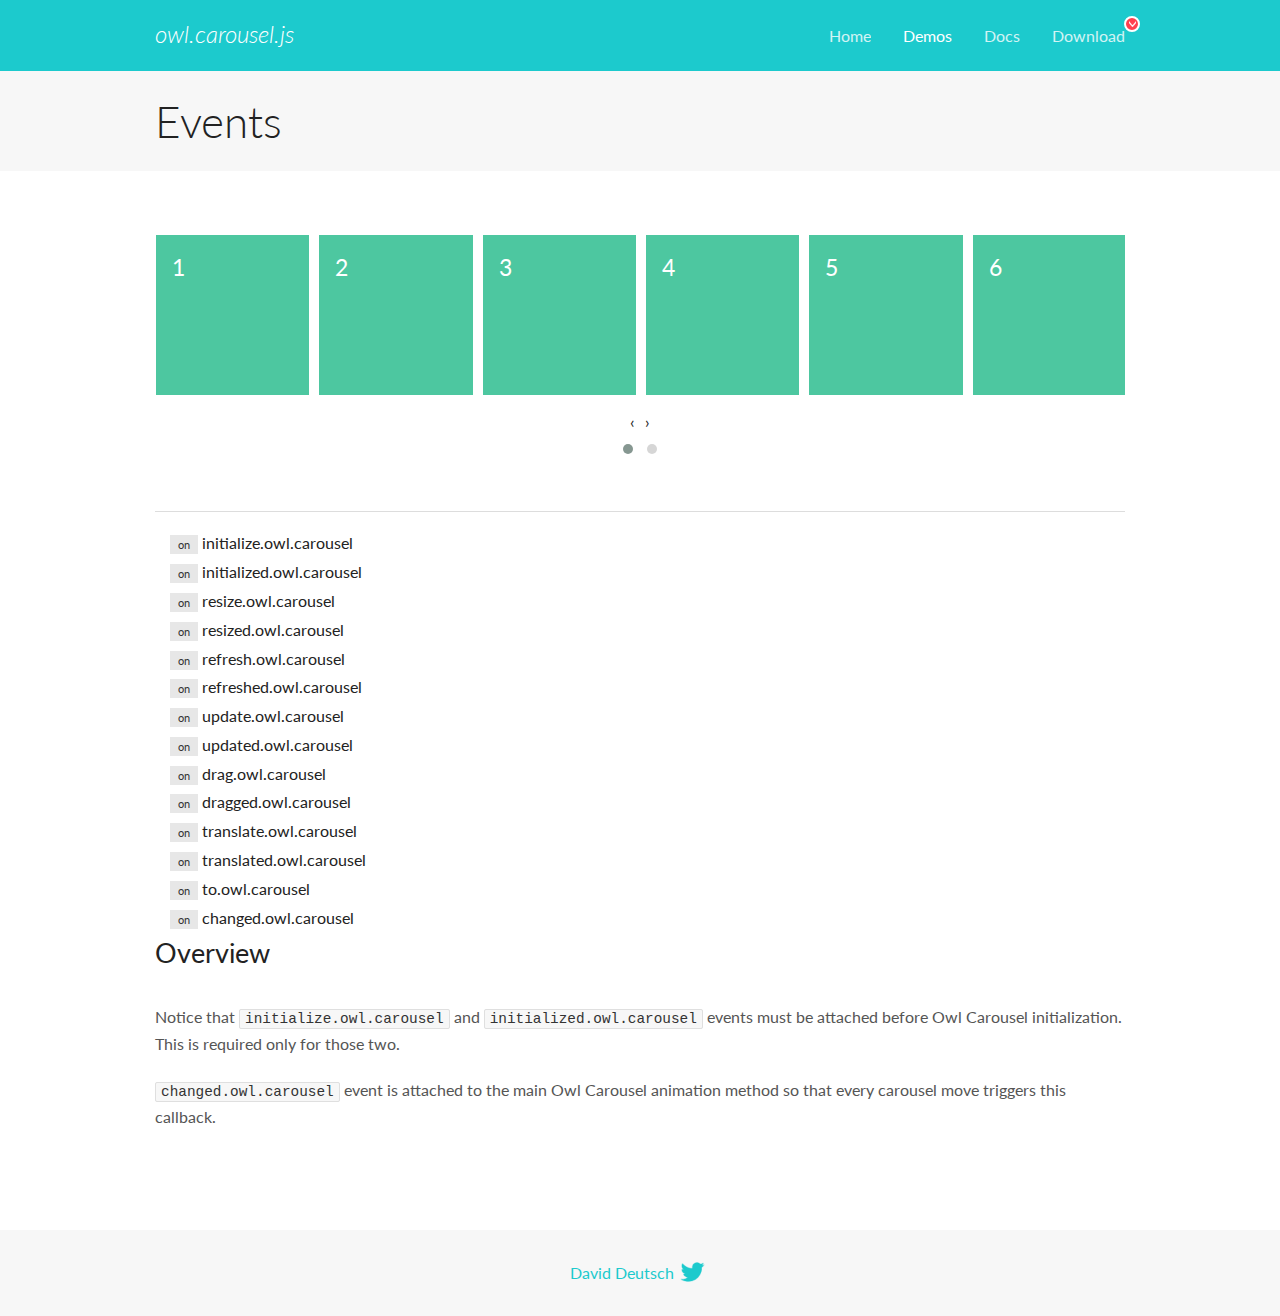
<file: OwlCarousel/docs/demos/events.html>
<!DOCTYPE html>
<html lang="en">
  <head>

    <!-- head -->
    <meta charset="utf-8">
    <meta name="msapplication-tap-highlight" content="no" />
    <meta name="viewport" content="width=device-width, initial-scale=1.0" />
    <meta name="description" content="Events usage demo">
    <meta name="author" content="David Deutsch">
    <title>
      Events Demo | Owl Carousel | 2.3.4
    </title>

    <!-- Stylesheets -->
    <link href='https://fonts.googleapis.com/css?family=Lato:300,400,700,400italic,300italic' rel='stylesheet' type='text/css'>
    <link rel="stylesheet" href="../assets/css/docs.theme.min.css">

    <!-- Owl Stylesheets -->
    <link rel="stylesheet" href="../assets/owlcarousel/assets/owl.carousel.min.css">
    <link rel="stylesheet" href="../assets/owlcarousel/assets/owl.theme.default.min.css">

    <!-- HTML5 shim and Respond.js IE8 support of HTML5 elements and media queries -->

    <!--[if lt IE 9]>
      <script src="https://oss.maxcdn.com/libs/html5shiv/3.7.0/html5shiv.js"></script>
      <script src="https://oss.maxcdn.com/libs/respond.js/1.3.0/respond.min.js"></script>
    <![endif]-->

    <!-- Favicons -->
    <link rel="apple-touch-icon-precomposed" sizes="144x144" href="../assets/ico/apple-touch-icon-144-precomposed.png">
    <link rel="shortcut icon" href="../assets/ico/favicon.png">
    <link rel="shortcut icon" href="favicon.ico">

    <!-- Yeah i know js should not be in header. Its required for demos.-->

    <!-- javascript -->
    <script src="../assets/vendors/jquery.min.js"></script>
    <script src="../assets/owlcarousel/owl.carousel.js"></script>
  </head>
  <body>

    <!-- header -->
    <header class="header">
      <div class="row">
        <div class="large-12 columns">
          <div class="brand left">
            <h3>
              <a href="/OwlCarousel2/">owl.carousel.js</a> 
            </h3>
          </div>
          <a id="toggle-nav" class="right">
            <span></span> <span></span> <span></span> 
          </a> 
          <div class="nav-bar">
            <ul class="clearfix">
              <li> <a href="/OwlCarousel2/index.html">Home</a>  </li>
              <li class="active">
                <a href="/OwlCarousel2/demos/demos.html">Demos</a> 
              </li>
              <li> <a href="/OwlCarousel2/docs/started-welcome.html">Docs</a>  </li>
              <li>
                <a href="https://github.com/OwlCarousel2/OwlCarousel2/archive/2.3.4.zip">Download</a> 
                <span class="download"></span> 
              </li>
            </ul>
          </div>
        </div>
      </div>
    </header>

    <!-- title -->
    <section class="title">
      <div class="row">
        <div class="large-12 columns">
          <h1>Events</h1>
        </div>
      </div>
    </section>

    <!--  Demos -->
    <section id="demos">
      <div class="row">
        <div class="large-12 columns">
          <div class="owl-carousel owl-theme">
            <div class="item">
              <h4>1</h4>
            </div>
            <div class="item">
              <h4>2</h4>
            </div>
            <div class="item">
              <h4>3</h4>
            </div>
            <div class="item">
              <h4>4</h4>
            </div>
            <div class="item">
              <h4>5</h4>
            </div>
            <div class="item">
              <h4>6</h4>
            </div>
            <div class="item">
              <h4>7</h4>
            </div>
            <div class="item">
              <h4>8</h4>
            </div>
            <div class="item">
              <h4>9</h4>
            </div>
            <div class="item">
              <h4>10</h4>
            </div>
            <div class="item">
              <h4>11</h4>
            </div>
            <div class="item">
              <h4>12</h4>
            </div>
          </div>
          <hr>
          <div class="large-12 columns callbacks">
            <div><span class="label secondary initialize">on</span>  initialize.owl.carousel </div>
            <div><span class="label secondary initialized">on</span>  initialized.owl.carousel </div>
            <div><span class="label secondary resize">on</span>  resize.owl.carousel </div>
            <div><span class="label secondary resized">on</span>  resized.owl.carousel </div>
            <div><span class="label secondary refresh">on</span>  refresh.owl.carousel </div>
            <div><span class="label secondary refreshed">on</span>  refreshed.owl.carousel </div>
            <div><span class="label secondary update">on</span>  update.owl.carousel </div>
            <div><span class="label secondary updated">on</span>  updated.owl.carousel </div>
            <div><span class="label secondary drag">on</span>  drag.owl.carousel </div>
            <div><span class="label secondary dragged">on</span>  dragged.owl.carousel </div>
            <div><span class="label secondary translate">on</span>  translate.owl.carousel </div>
            <div><span class="label secondary translated">on</span>  translated.owl.carousel </div>
            <div><span class="label secondary to">on</span>  to.owl.carousel </div>
            <div><span class="label secondary changed">on</span>  changed.owl.carousel </div>
          </div>
          <h3 id="overview">Overview</h3>
          <p>Notice that <code>initialize.owl.carousel</code> and <code>initialized.owl.carousel</code> events must be attached before Owl Carousel initialization. This is required only for those two.</p>
          <p><code>changed.owl.carousel</code> event is attached to the main Owl Carousel animation method so that every carousel move triggers this callback.</p>
          <script>
            jQuery(document).ready(function($) {
              var owl = $('.owl-carousel');
              owl.on('initialize.owl.carousel initialized.owl.carousel ' +
                'initialize.owl.carousel initialize.owl.carousel ' +
                'resize.owl.carousel resized.owl.carousel ' +
                'refresh.owl.carousel refreshed.owl.carousel ' +
                'update.owl.carousel updated.owl.carousel ' +
                'drag.owl.carousel dragged.owl.carousel ' +
                'translate.owl.carousel translated.owl.carousel ' +
                'to.owl.carousel changed.owl.carousel',
                function(e) {
                  $('.' + e.type)
                    .removeClass('secondary')
                    .addClass('success');
                  window.setTimeout(function() {
                    $('.' + e.type)
                      .removeClass('success')
                      .addClass('secondary');
                  }, 500);
                });
              owl.owlCarousel({
                loop: true,
                nav: true,
                lazyLoad: true,
                margin: 10,
                video: true,
                responsive: {
                  0: {
                    items: 1
                  },
                  600: {
                    items: 3
                  },
                  960: {
                    items: 5,
                  },
                  1200: {
                    items: 6
                  }
                }
              });
            });
          </script>
        </div>
      </div>
    </section>

    <!-- footer -->
    <footer class="footer">
      <div class="row">
        <div class="large-12 columns">
          <h5>
            <a href="/OwlCarousel2/docs/support-contact.html">David Deutsch</a> 
            <a id="custom-tweet-button" href="https://twitter.com/share?url=https://github.com/OwlCarousel2/OwlCarousel2&text=Owl Carousel - This is so awesome! " target="_blank"></a> 
          </h5>
        </div>
      </div>
    </footer>

    <!-- vendors -->
    <script src="../assets/vendors/highlight.js"></script>
    <script src="../assets/js/app.js"></script>
  </body>
</html>
</file>
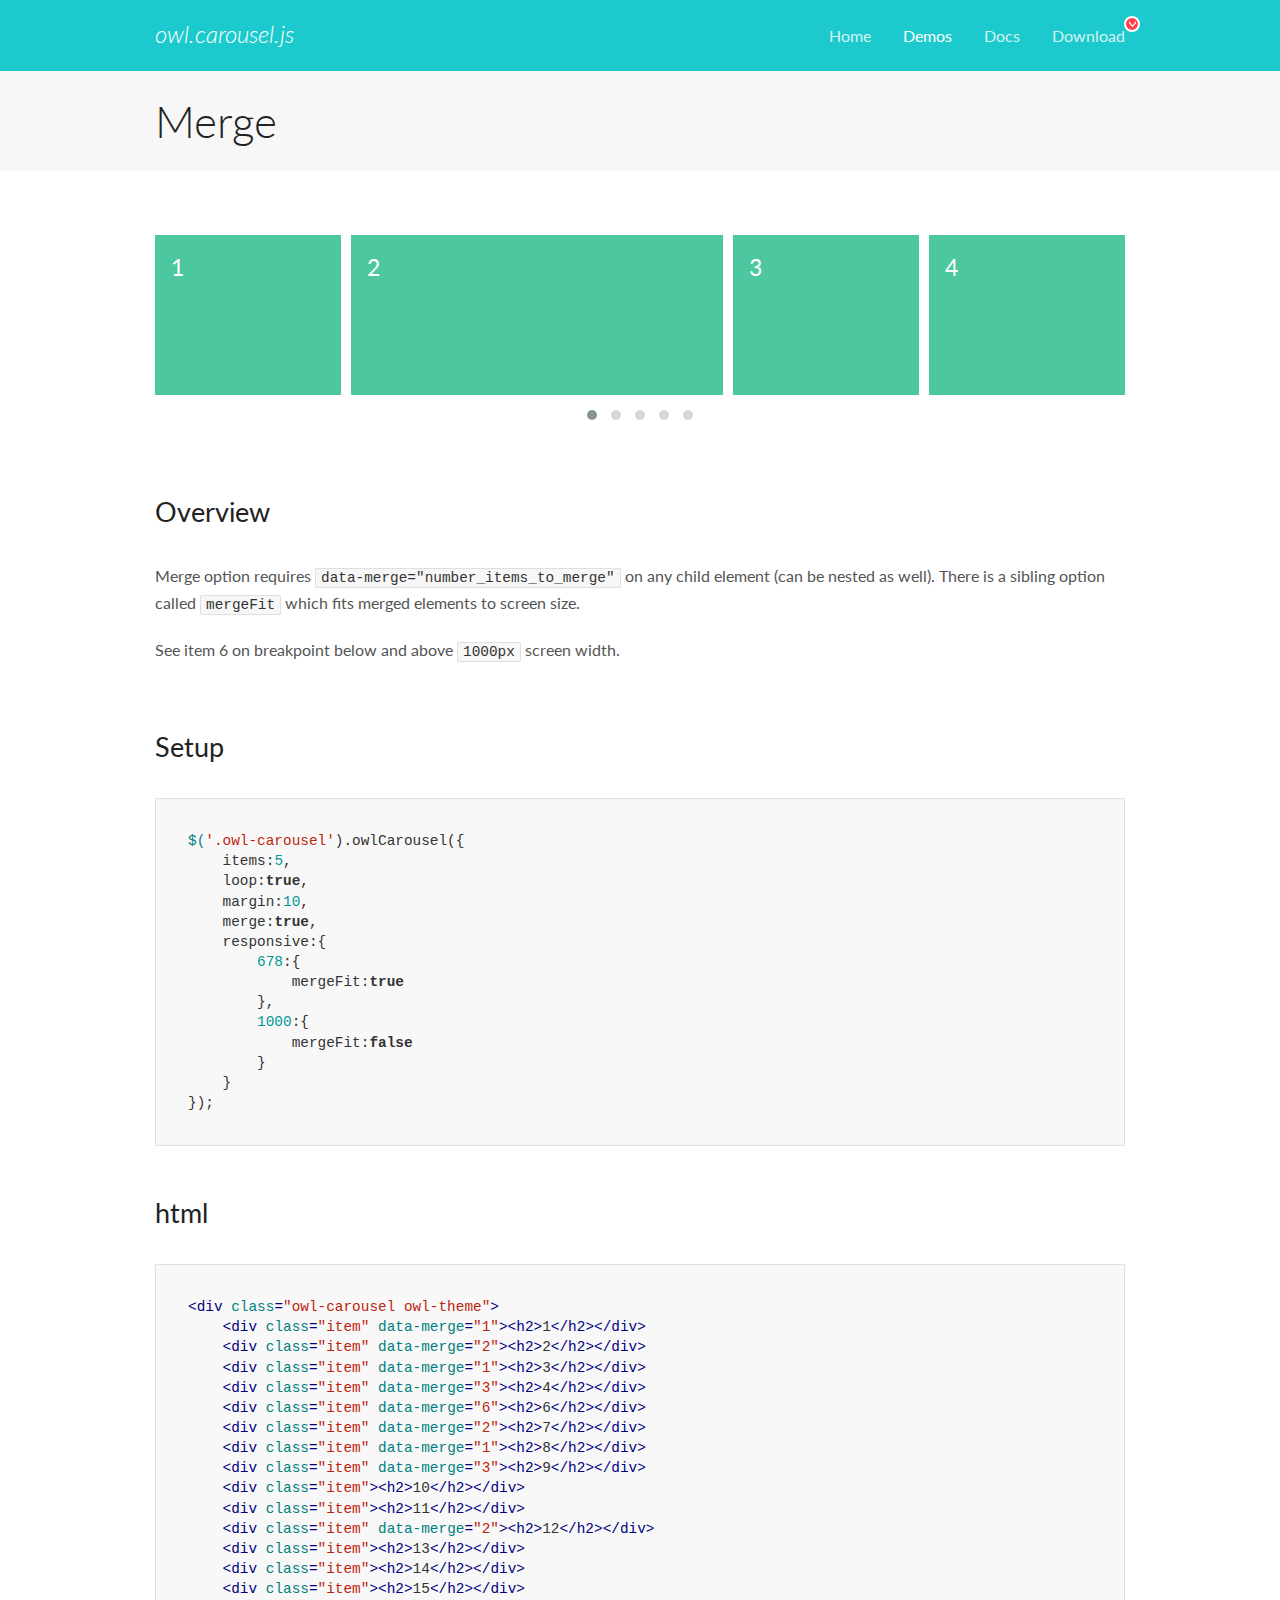
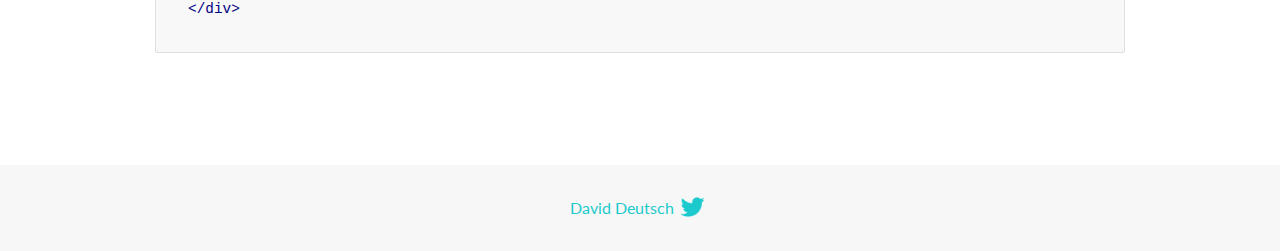
<file: OwlCarousel/docs/demos/merge.html>
<!DOCTYPE html>
<html lang="en">
  <head>

    <!-- head -->
    <meta charset="utf-8">
    <meta name="msapplication-tap-highlight" content="no" />
    <meta name="viewport" content="width=device-width, initial-scale=1.0" />
    <meta name="description" content="Merge Items">
    <meta name="author" content="David Deutsch">
    <title>
      Merge Demo | Owl Carousel | 2.3.4
    </title>

    <!-- Stylesheets -->
    <link href='https://fonts.googleapis.com/css?family=Lato:300,400,700,400italic,300italic' rel='stylesheet' type='text/css'>
    <link rel="stylesheet" href="../assets/css/docs.theme.min.css">

    <!-- Owl Stylesheets -->
    <link rel="stylesheet" href="../assets/owlcarousel/assets/owl.carousel.min.css">
    <link rel="stylesheet" href="../assets/owlcarousel/assets/owl.theme.default.min.css">

    <!-- HTML5 shim and Respond.js IE8 support of HTML5 elements and media queries -->

    <!--[if lt IE 9]>
      <script src="https://oss.maxcdn.com/libs/html5shiv/3.7.0/html5shiv.js"></script>
      <script src="https://oss.maxcdn.com/libs/respond.js/1.3.0/respond.min.js"></script>
    <![endif]-->

    <!-- Favicons -->
    <link rel="apple-touch-icon-precomposed" sizes="144x144" href="../assets/ico/apple-touch-icon-144-precomposed.png">
    <link rel="shortcut icon" href="../assets/ico/favicon.png">
    <link rel="shortcut icon" href="favicon.ico">

    <!-- Yeah i know js should not be in header. Its required for demos.-->

    <!-- javascript -->
    <script src="../assets/vendors/jquery.min.js"></script>
    <script src="../assets/owlcarousel/owl.carousel.js"></script>
  </head>
  <body>

    <!-- header -->
    <header class="header">
      <div class="row">
        <div class="large-12 columns">
          <div class="brand left">
            <h3>
              <a href="/OwlCarousel2/">owl.carousel.js</a> 
            </h3>
          </div>
          <a id="toggle-nav" class="right">
            <span></span> <span></span> <span></span> 
          </a> 
          <div class="nav-bar">
            <ul class="clearfix">
              <li> <a href="/OwlCarousel2/index.html">Home</a>  </li>
              <li class="active">
                <a href="/OwlCarousel2/demos/demos.html">Demos</a> 
              </li>
              <li> <a href="/OwlCarousel2/docs/started-welcome.html">Docs</a>  </li>
              <li>
                <a href="https://github.com/OwlCarousel2/OwlCarousel2/archive/2.3.4.zip">Download</a> 
                <span class="download"></span> 
              </li>
            </ul>
          </div>
        </div>
      </div>
    </header>

    <!-- title -->
    <section class="title">
      <div class="row">
        <div class="large-12 columns">
          <h1>Merge</h1>
        </div>
      </div>
    </section>

    <!--  Demos -->
    <section id="demos">
      <div class="row">
        <div class="large-12 columns">
          <div class="owl-carousel owl-theme">
            <div class="item" data-merge="1">
              <h4>1</h4>
            </div>
            <div class="item" data-merge="2">
              <h4>2</h4>
            </div>
            <div class="item" data-merge="1">
              <h4>3</h4>
            </div>
            <div class="item" data-merge="3">
              <h4>4</h4>
            </div>
            <div class="item" data-merge="6">
              <h4>6</h4>
            </div>
            <div class="item" data-merge="2">
              <h4>7</h4>
            </div>
            <div class="item" data-merge="1">
              <h4>8</h4>
            </div>
            <div class="item" data-merge="3">
              <h4>9</h4>
            </div>
            <div class="item">
              <h4>10</h4>
            </div>
            <div class="item">
              <h4>11</h4>
            </div>
            <div class="item" data-merge="2">
              <h4>12</h4>
            </div>
            <div class="item">
              <h4>13</h4>
            </div>
            <div class="item">
              <h4>14</h4>
            </div>
            <div class="item">
              <h4>15</h4>
            </div>
          </div>
          <h3 id="overview">Overview</h3>
          <p>Merge option requires <code>data-merge=&quot;number_items_to_merge&quot;</code> on any child element (can be nested as well). There is a sibling option called <code>mergeFit</code> which fits merged elements to screen size. </p>
          <p>See item 6 on breakpoint below and above <code>1000px</code> screen width.</p>
          <h3 id="setup">Setup</h3>
          <pre><code>$(&#39;.owl-carousel&#39;).owlCarousel({
    items:5,
    loop:true,
    margin:10,
    merge:true,
    responsive:{
        678:{
            mergeFit:true
        },
        1000:{
            mergeFit:false
        }
    }
});</code></pre>
          <h3 id="html">html</h3>
          <pre><code>&lt;div class=&quot;owl-carousel owl-theme&quot;&gt;
    &lt;div class=&quot;item&quot; data-merge=&quot;1&quot;&gt;&lt;h2&gt;1&lt;/h2&gt;&lt;/div&gt;
    &lt;div class=&quot;item&quot; data-merge=&quot;2&quot;&gt;&lt;h2&gt;2&lt;/h2&gt;&lt;/div&gt;
    &lt;div class=&quot;item&quot; data-merge=&quot;1&quot;&gt;&lt;h2&gt;3&lt;/h2&gt;&lt;/div&gt;
    &lt;div class=&quot;item&quot; data-merge=&quot;3&quot;&gt;&lt;h2&gt;4&lt;/h2&gt;&lt;/div&gt;
    &lt;div class=&quot;item&quot; data-merge=&quot;6&quot;&gt;&lt;h2&gt;6&lt;/h2&gt;&lt;/div&gt;
    &lt;div class=&quot;item&quot; data-merge=&quot;2&quot;&gt;&lt;h2&gt;7&lt;/h2&gt;&lt;/div&gt;
    &lt;div class=&quot;item&quot; data-merge=&quot;1&quot;&gt;&lt;h2&gt;8&lt;/h2&gt;&lt;/div&gt;
    &lt;div class=&quot;item&quot; data-merge=&quot;3&quot;&gt;&lt;h2&gt;9&lt;/h2&gt;&lt;/div&gt;
    &lt;div class=&quot;item&quot;&gt;&lt;h2&gt;10&lt;/h2&gt;&lt;/div&gt;
    &lt;div class=&quot;item&quot;&gt;&lt;h2&gt;11&lt;/h2&gt;&lt;/div&gt;
    &lt;div class=&quot;item&quot; data-merge=&quot;2&quot;&gt;&lt;h2&gt;12&lt;/h2&gt;&lt;/div&gt;
    &lt;div class=&quot;item&quot;&gt;&lt;h2&gt;13&lt;/h2&gt;&lt;/div&gt;
    &lt;div class=&quot;item&quot;&gt;&lt;h2&gt;14&lt;/h2&gt;&lt;/div&gt;
    &lt;div class=&quot;item&quot;&gt;&lt;h2&gt;15&lt;/h2&gt;&lt;/div&gt;
&lt;/div&gt;</code></pre>
          <script>
            $(document).ready(function() {
              $('.owl-carousel').owlCarousel({
                items: 5,
                loop: true,
                margin: 10,
                merge: true,
                responsive: {
                  678: {
                    mergeFit: true
                  },
                  1000: {
                    mergeFit: false
                  }
                }
              });
            })
          </script>
        </div>
      </div>
    </section>

    <!-- footer -->
    <footer class="footer">
      <div class="row">
        <div class="large-12 columns">
          <h5>
            <a href="/OwlCarousel2/docs/support-contact.html">David Deutsch</a> 
            <a id="custom-tweet-button" href="https://twitter.com/share?url=https://github.com/OwlCarousel2/OwlCarousel2&text=Owl Carousel - This is so awesome! " target="_blank"></a> 
          </h5>
        </div>
      </div>
    </footer>

    <!-- vendors -->
    <script src="../assets/vendors/highlight.js"></script>
    <script src="../assets/js/app.js"></script>
  </body>
</html>
</file>
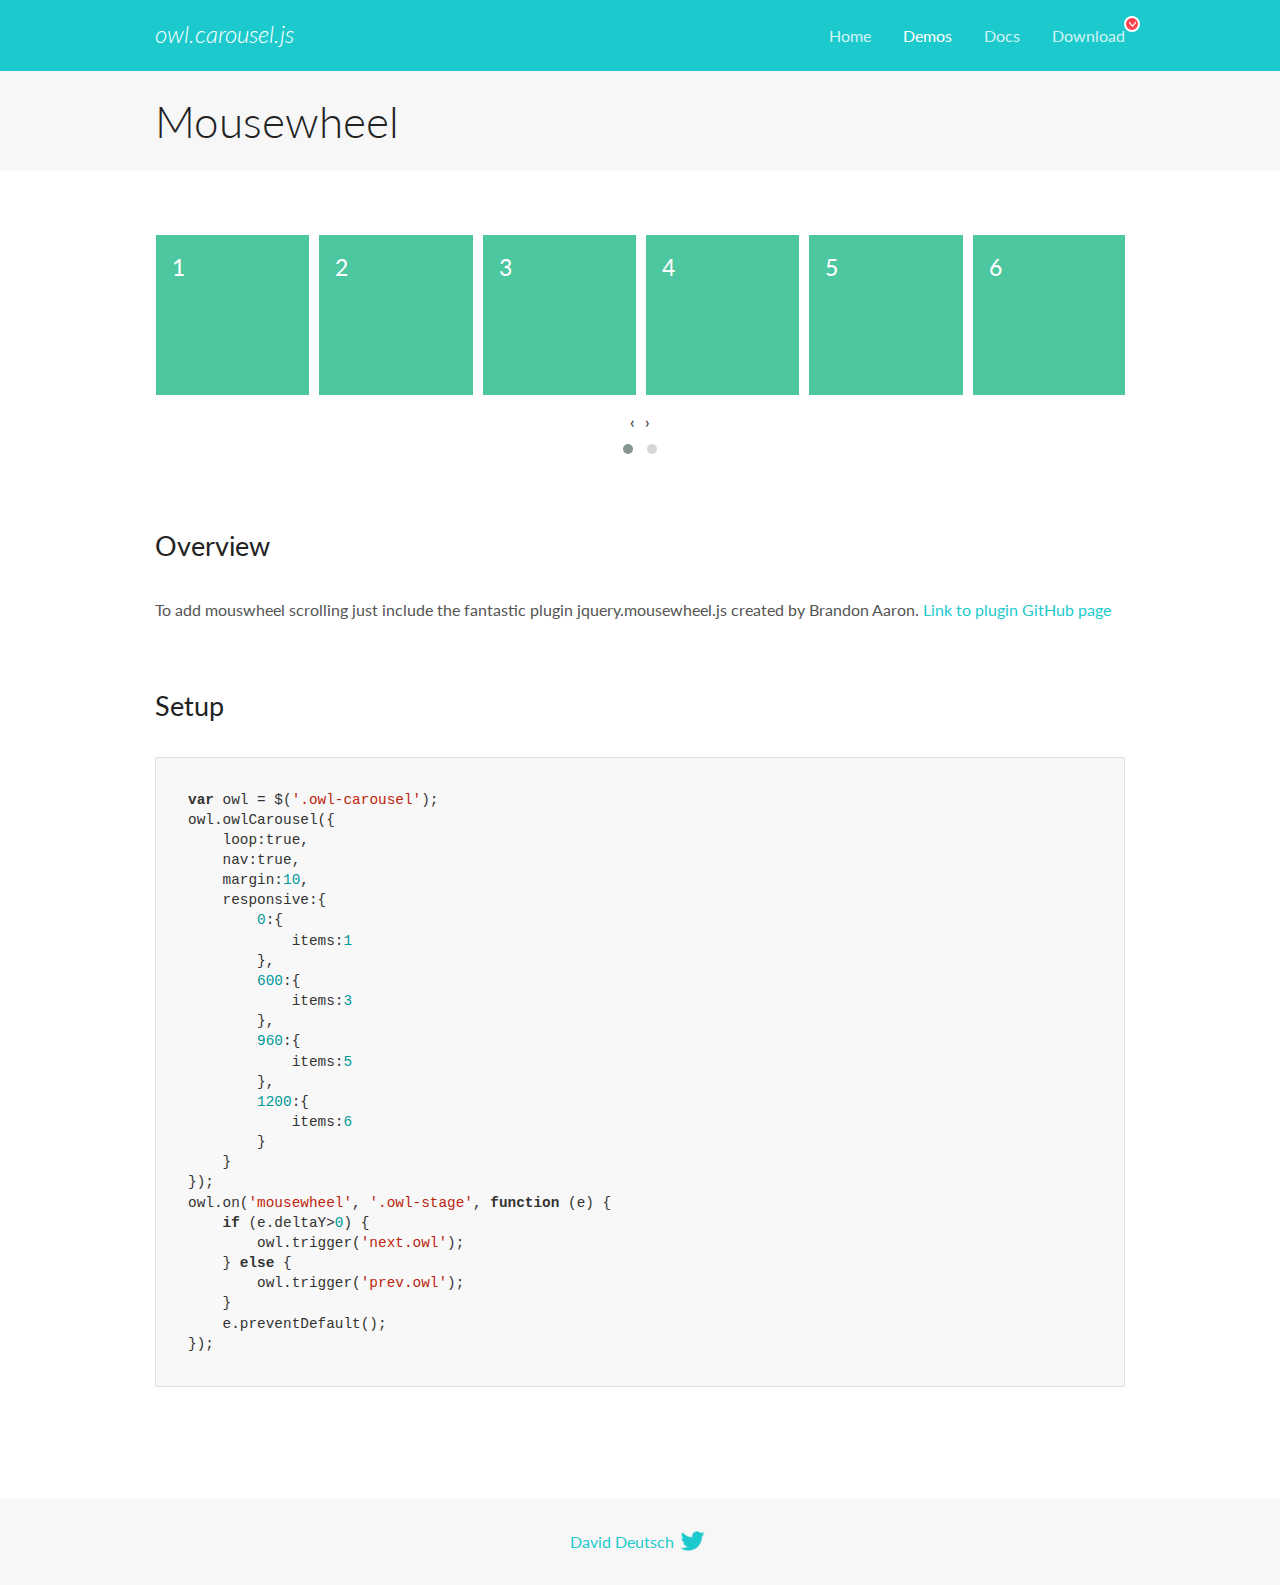
<file: OwlCarousel/docs/demos/mousewheel.html>
<!DOCTYPE html>
<html lang="en">
  <head>

    <!-- head -->
    <meta charset="utf-8">
    <meta name="msapplication-tap-highlight" content="no" />
    <meta name="viewport" content="width=device-width, initial-scale=1.0" />
    <meta name="description" content="Mousewheel usage demo">
    <meta name="author" content="David Deutsch">
    <title>
      Mousewheel Demo | Owl Carousel | 2.3.4
    </title>

    <!-- Stylesheets -->
    <link href='https://fonts.googleapis.com/css?family=Lato:300,400,700,400italic,300italic' rel='stylesheet' type='text/css'>
    <link rel="stylesheet" href="../assets/css/docs.theme.min.css">

    <!-- Owl Stylesheets -->
    <link rel="stylesheet" href="../assets/owlcarousel/assets/owl.carousel.min.css">
    <link rel="stylesheet" href="../assets/owlcarousel/assets/owl.theme.default.min.css">

    <!-- HTML5 shim and Respond.js IE8 support of HTML5 elements and media queries -->

    <!--[if lt IE 9]>
      <script src="https://oss.maxcdn.com/libs/html5shiv/3.7.0/html5shiv.js"></script>
      <script src="https://oss.maxcdn.com/libs/respond.js/1.3.0/respond.min.js"></script>
    <![endif]-->

    <!-- Favicons -->
    <link rel="apple-touch-icon-precomposed" sizes="144x144" href="../assets/ico/apple-touch-icon-144-precomposed.png">
    <link rel="shortcut icon" href="../assets/ico/favicon.png">
    <link rel="shortcut icon" href="favicon.ico">

    <!-- Yeah i know js should not be in header. Its required for demos.-->

    <!-- javascript -->
    <script src="../assets/vendors/jquery.min.js"></script>
    <script src="../assets/owlcarousel/owl.carousel.js"></script>
  </head>
  <body>

    <!-- header -->
    <header class="header">
      <div class="row">
        <div class="large-12 columns">
          <div class="brand left">
            <h3>
              <a href="/OwlCarousel2/">owl.carousel.js</a> 
            </h3>
          </div>
          <a id="toggle-nav" class="right">
            <span></span> <span></span> <span></span> 
          </a> 
          <div class="nav-bar">
            <ul class="clearfix">
              <li> <a href="/OwlCarousel2/index.html">Home</a>  </li>
              <li class="active">
                <a href="/OwlCarousel2/demos/demos.html">Demos</a> 
              </li>
              <li> <a href="/OwlCarousel2/docs/started-welcome.html">Docs</a>  </li>
              <li>
                <a href="https://github.com/OwlCarousel2/OwlCarousel2/archive/2.3.4.zip">Download</a> 
                <span class="download"></span> 
              </li>
            </ul>
          </div>
        </div>
      </div>
    </header>

    <!-- title -->
    <section class="title">
      <div class="row">
        <div class="large-12 columns">
          <h1>Mousewheel</h1>
        </div>
      </div>
    </section>

    <!--  Demos -->
    <section id="demos">
      <div class="row">
        <div class="large-12 columns">
          <div class="owl-carousel owl-theme">
            <div class="item">
              <h4>1</h4>
            </div>
            <div class="item">
              <h4>2</h4>
            </div>
            <div class="item">
              <h4>3</h4>
            </div>
            <div class="item">
              <h4>4</h4>
            </div>
            <div class="item">
              <h4>5</h4>
            </div>
            <div class="item">
              <h4>6</h4>
            </div>
            <div class="item">
              <h4>7</h4>
            </div>
            <div class="item">
              <h4>8</h4>
            </div>
            <div class="item">
              <h4>9</h4>
            </div>
            <div class="item">
              <h4>10</h4>
            </div>
            <div class="item">
              <h4>11</h4>
            </div>
            <div class="item">
              <h4>12</h4>
            </div>
          </div>
          <h3 id="overview">Overview</h3>
          <p>To add mouswheel scrolling just include the fantastic plugin jquery.mousewheel.js created by Brandon Aaron.
            <a href="https://github.com/brandonaaron/jquery-mousewheel">Link to plugin GitHub page</a> 
          </p>
          <h3 id="setup">Setup</h3>
          <pre><code>var owl = $(&#39;.owl-carousel&#39;);
owl.owlCarousel({
    loop:true,
    nav:true,
    margin:10,
    responsive:{
        0:{
            items:1
        },
        600:{
            items:3
        },            
        960:{
            items:5
        },
        1200:{
            items:6
        }
    }
});
owl.on(&#39;mousewheel&#39;, &#39;.owl-stage&#39;, function (e) {
    if (e.deltaY&gt;0) {
        owl.trigger(&#39;next.owl&#39;);
    } else {
        owl.trigger(&#39;prev.owl&#39;);
    }
    e.preventDefault();
});</code></pre>
          <script src="../assets/vendors/jquery.mousewheel.min.js"></script>
          <script>
            $(document).ready(function() {
              var owl = $('.owl-carousel');
              owl.owlCarousel({
                loop: true,
                nav: true,
                margin: 10,
                responsive: {
                  0: {
                    items: 1
                  },
                  600: {
                    items: 3
                  },
                  960: {
                    items: 5
                  },
                  1200: {
                    items: 6
                  }
                }
              });
              owl.on('mousewheel', '.owl-stage', function(e) {
                if (e.deltaY > 0) {
                  owl.trigger('next.owl');
                } else {
                  owl.trigger('prev.owl');
                }
                e.preventDefault();
              });
            })
          </script>
        </div>
      </div>
    </section>

    <!-- footer -->
    <footer class="footer">
      <div class="row">
        <div class="large-12 columns">
          <h5>
            <a href="/OwlCarousel2/docs/support-contact.html">David Deutsch</a> 
            <a id="custom-tweet-button" href="https://twitter.com/share?url=https://github.com/OwlCarousel2/OwlCarousel2&text=Owl Carousel - This is so awesome! " target="_blank"></a> 
          </h5>
        </div>
      </div>
    </footer>

    <!-- vendors -->
    <script src="../assets/vendors/highlight.js"></script>
    <script src="../assets/js/app.js"></script>
  </body>
</html>
</file>
<file: css/style.css>
@import url('https://fonts.googleapis.com/css?family=Roboto:300,400,500,700');
/* -----------------------------------*/

/* ---------->>> GLOBAL <<<-----------*/

/* -----------------------------------*/

body,
h1,
h2,
h3,
h4,
h5,
h6 {
  font-family: 'Roboto', sans-serif;
}

html,
body {
  min-height: 100%;
}

a {
  color: #333;
  transition: .3s;
  text-decoration: none;
  display: inline-block
}

a:visited,
a:hover,
a:focus,
a:active,
a:visited {
  text-decoration: none
}

section {
  padding: 35px 0;
}

/* Variables */

:root {
  --primary-color: #273c4d;
  --primary-yellow-color: #f7cf4c;
  --light-bg-color: #f1f1f1;
  --rating-star-color: #f9a825;
}

.section-heading {
  text-transform: uppercase;
  font-weight: 400;
  margin-bottom: 25px;
  font-size: 20px;
  color: var(--primary-color);
}

/* Navbar */

.navbar,
.navbar-brand {
  padding: 0;
}

.bg-light {
  background-color: #fff !important;
}

.navbar-brand img {
  width: 160px;
}

.navbar-light .navbar-toggler {
  border: none;
}

/* Service Details */

#ServiceDetails {
  background: url(./../images/pexels-photo-414645.jpeg) 50% no-repeat;
  position: relative;
  background-size: cover;
  /* background-color: rgb(84, 162, 113); */
}

#ServiceDetails .service-info,
#ServiceDetails .service-form {
  background-color: #f7fbf8;
  height: 460px;
  padding: 20px 20px 0 20px;
  border-radius: 5px;
  position: relative;
}

#ServiceDetails::before {
  background: #52b376 repeat scroll 0 0;
  content: "";
  position: absolute;
  left: 0;
  right: 0;
  top: 0;
  bottom: 0;
  opacity: 0.8;
}

#ServiceDetails h3 {
  color: #fff;
  text-transform: uppercase;
  font-weight: 400;
  margin-bottom: 20px;
  display: inline-block;
}

#ServiceDetails .heading span {
  background: #fff;
  color: #666;
  font-size: 16px;
  padding: 4px;
  border-radius: 4px;
  vertical-align: middle;
}

#ServiceDetails .heading .inner-span {
  font-size: 12px;
}

#ServiceDetails .heading ul {
  list-style: none;
  color: #fff;
  display: inline-flex;
  float: right;
  vertical-align: middle;
  margin-top: 7px;
}

#ServiceDetails .heading ul>li {
  margin: 0 6px;
  font-size: 14px;
}

.user-code {
  position: absolute;
  bottom: 0;
  text-align: center;
  left: 0;
  right: 0;
  border-top: 1px solid #aaa;
  padding: 0px;
}

.user-code p {
  padding: 0;
  margin: 4px;
}

.user-code span {
  color: var(--primary-yellow-color);
}

.btn-book-service {
  position: absolute;
  left: 0;
  right: 0;
  text-align: center;
  bottom: 0;
}

.btn-book-service .btn {
  background-color: var(--primary-color);
  color: #fff;
  font-weight: 500;
  letter-spacing: 1px;
  text-transform: uppercase;
  border-radius: 0 0 5px 5px;
  padding: 8px;
}

/* Comparision */

#comparision {
  background-color: var(--light-bg-color);
}

#comparision .btn-compare {
  background-color: var(--primary-yellow-color);
  color: var(--primary-color);
  text-transform: uppercase;
  font-weight: 500;
  -webkit-box-shadow: 0px 4px 5px 0px rgba(221, 221, 221, 1);
  -moz-box-shadow: 0px 4px 5px 0px rgba(221, 221, 221, 1);
  box-shadow: 0px 4px 5px 0px rgba(221, 221, 221, 1);
}

/* Testimonial */

#testimonial {
  background-color: var(--light-bg-color);
}

#testimonial .testimonial-card {
  background-color: #fff;
  padding: 15px;
  margin-bottom: 15px;
  border-radius: 5px;
}

#testimonial .client-name {
  display: inline;
  font-weight: 500;
}

#testimonial .ratings {
  display: inline;
  float: right;
  color: var(--rating-star-color);
}

#about-us {
  background-color: var(--light-bg-color);
}

#about-us .row-wrapper {
  background: #fff;
  padding: 15px;
  border-radius: 5px;
}

/* Secommendation Section */

#recommendation {
  background: #fff;
}

#recommendation .thumbnail img {
  width: 100%;
}

#recommendation .thumbnail figure {
  position: relative;
}

#recommendation .thumbnail figcaption {
  position: absolute;
  left: 0;
  bottom: 20px;
  background: #52b376;
  padding: 4px 10px;
  color: #fff;
}

/* Cart */

#cart {
  background-color: #f1f1f1;
}

#cart .card{
  margin-bottom: 25px;
}

#cart .billing-card {
  background-color: #fff;
  border-radius: 5px;
  padding: 15px;
  margin-bottom: 25px;
}

.accordion .btn-link {
  cursor: pointer;
  color: #333;
  font-weight: 600;
  width: 100%;
  text-align: left;
  text-decoration: none;
}

#cart .card-header {
  background-color: #fff;
}

#cart .card-header .btn .fa-angle-right {
  float: right;
  font-size: 20px;
  color: #999999;
  font-weight: 600;
  margin-top: 3px;
}

#cart .card-header .btn .fa-check-circle {
  float: right;
  font-size: 25px;
  color: var(--primary-yellow-color);
  font-weight: 600;
  margin-right: 30px;
  display: none;
}

#cart .card-body {
  background-color: #f8f8f8;
}

#cart .billing-card p {
  font-size: 14px;
  margin: 0;
}

.address-form textarea {
  border-color: var(--primary-yellow-color);
}

.address-card {
  display: none;
}

.add-address-card {
  display: inherit;
  text-align: center;
  margin-top: 10px;
  margin-bottom: 0;
  background: none;
  margin: 0 auto;
  color: var(--primary-yellow-color);
}

.btn-coupon {
  background-color: var(--primary-yellow-color);
  text-transform: uppercase;
}

.btn-place-order {
  width: 220px;
  margin: 25px 0;
}

.form-check span {
  color: var(--primary-yellow-color);
}

.total h3 {
  text-align: right;
  color: var(--primary-yellow-color);
}

.total .fas {
  font-weight: 600;
  font-size: 22px;
}

/* Footer Large */

#footer-lg {
  background: var(--primary-color);
  color: #fff;
}

#footer-lg ul {
  list-style: none;
  padding: 0;
  font-size: 14px;
  font-weight: 400;
  line-height: 24px;
}

#footer-lg p {
  font-weight: 300;
}

#footer-lg .social-icons li {
  display: inline;
}

#footer-lg .social-icons a {
  height: 30px;
  width: 30px;
  display: inline-block;
  border-radius: 50%;
  text-align: center;
  padding-top: 5px;
  color: var(--primary-color);
  background: #fff;
  margin: 0 8px 0 0;
}

#footer-lg .footer-heading {
  color: var(--primary-yellow-color);
  font-weight: 400;
}

/* Footer Small */

#footer-sm {
  background-color: #233645;
  color: #fff;
}

#footer-sm p {
  margin: 0;
  text-align: center;
  padding: 15px;
}

/* Media Queries */

@media screen and (max-width:500px) {
  #ServiceDetails .service-info,
  #ServiceDetails .service-form {
    height: 615px;
    margin-bottom: 30px;
  }
}
</file>
